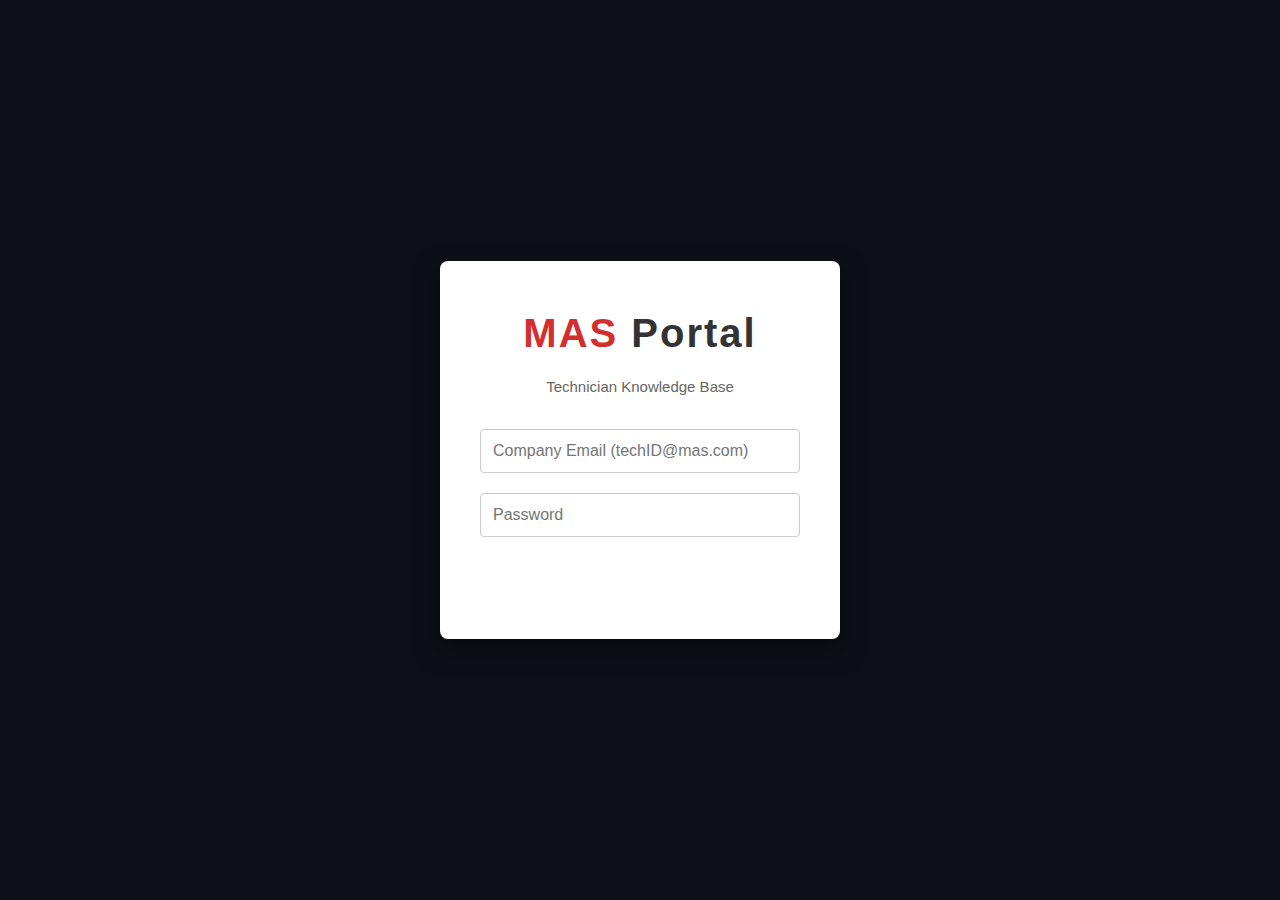
<file: index.html>
<!DOCTYPE html>
<html lang="en">
<head>
    <meta charset="UTF-8">
    <meta name="viewport" content="width=device-width, initial-scale=1.0">
    <title>ADAS One Stop Shop - Dashboard</title>
	<link rel="preconnect" href="https://fonts.googleapis.com">
	<link rel="preconnect" href="https://fonts.gstatic.com" crossorigin>
	<link href="https://fonts.googleapis.com/css2?family=Inter:wght@300;400;500;600;700;800&display=swap" rel="stylesheet">
    <link rel="stylesheet" href="styles.css">
</head>
<body>

    <!-- SIDEBAR NAV -->
    <nav class="sidebar">
        <img src="assets/images/index/mas-logo.png" alt="Mobile Auto Solutions" style="max-width: 225px; padding-top: 15px; padding-left: 15px;">
        <ul class="nav-links">
            <li><a href="index.html" class="active">Dashboard</a></li>
            <li><a href="pages/operations.html">Operations Manual</a></li>
            <li><a href="pages/toolbox.html">Toolbox</a></li>
			<li><a href="pages/oem-library.html">OEM Library</a></li>
            <li><a href="pages/directory.html">Directory</a></li>
        </ul>
    </nav>

    <!-- MAIN CONTENT -->
    <main class="main-content">
        
        <!-- TOP HEADER -->
		<header class="top-bar">
			<h3>Technician Portal</h3>
			<!-- ... search ... -->
		<div class="user-profile">Loading...</div> <!-- Script will fill this -->
		</header>
		<!-- DYNAMIC ALERT BANNER -->
		<div id="dynamicAlert" class="alert-banner"></div>
		<button class="edit-btn" onclick="alert('Admin Feature: Open CMS Modal')">✏️ Edit</button>
		</div>

        <div class="dashboard-grid">
            
            <!-- LEFT COLUMN: APP LAUNCHPAD -->
            <div class="left-col">
                <div class="card">
                    <h2>Quick Launch</h2>
                    <div class="launchpad">
                        <a href="https://gerber.calcopilot.com/login" target="_blank" rel="noopener noreferrer" class="launch-icon"><strong>Mobile CoPilot</strong><br><span style="font-size:0.8em">Billing</span></a>
                        <a href="https://www.cccone.com/19481/workfiles?stage=repairorders&location=all" target="_blank" rel="noopener noreferrer"target="_blank" rel="noopener noreferrer" class="launch-icon"><strong>CCC One</strong><br><span style="font-size:0.8em">Estimates</span></a>
                        <a href="#" class="launch-icon"><strong>ADAS Map</strong><br><span style="font-size:0.8em">Reports</span></a>
                        <a href="#" class="launch-icon"><strong>Asset Library</strong><br><span style="font-size:0.8em">Logins</span></a>
                        <a href="#" class="launch-icon"><strong>Workday</strong><br><span style="font-size:0.8em">Time</span></a>
                        <a href="#" class="launch-icon"><strong>FreshSvc</strong><br><span style="font-size:0.8em">IT Support</span></a>
                    </div>
                </div>

                <div class="card">
                    <h2>Daily Resources</h2>
                    <ul>
                        <li><a href="#">📄 Submit New Invoice</a></li>
                        <li><a href="#">📷 Upload RO Photos (Drive)</a></li>
                        <li><a href="#">🔧 View Tool Slide Decks</a></li>
                    </ul>
                </div>
            </div>

            <!-- RIGHT COLUMN: CHANGELOG & UPDATES -->
            <div class="right-col">
				<div class="card">
					<div style="display:flex; justify-content:space-between; align-items:center;">
						<h2>What's New</h2>
						<!-- Edit Button Only Visible to Admins (handled by auth.js) -->
						<a href="pages/admin.html" class="edit-btn">Manage</a> 
					</div>
    
					<!-- DYNAMIC CONTAINER -->
					<div id="dynamicChangelog">
						<p>Loading updates...</p>
					</div>
				</div>
            </div>
        </div>

    </main>
	 <script src="script.js"></script> <!-- or src="../script.js" if inside /pages/ folder -->
	 <script src="auth.js"></script>
	 <script src="cms.js"></script>
</body>
</body>
</body>
</html>
</file>
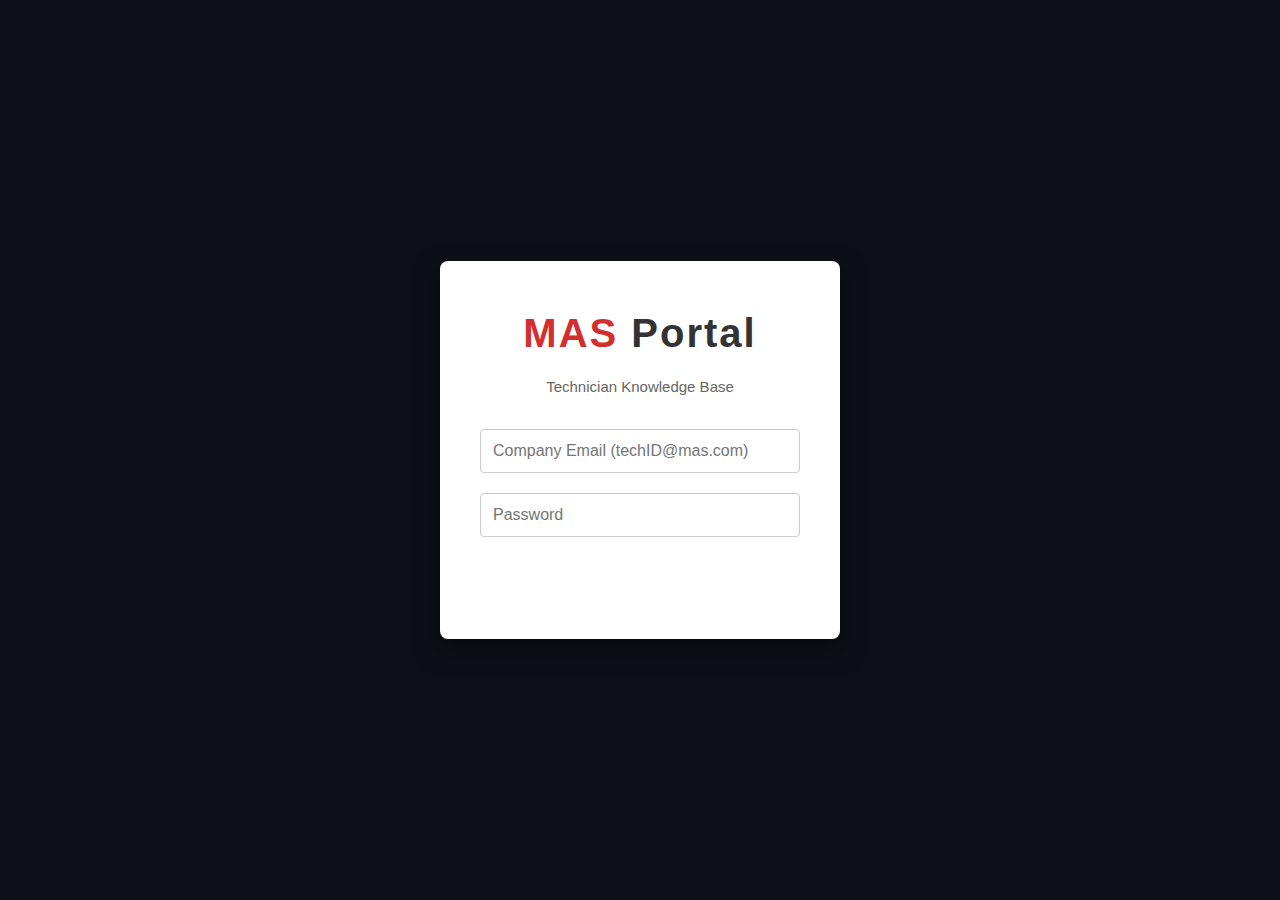
<file: login.html>
<!DOCTYPE html>
<html lang="en">
<head>
    <meta charset="UTF-8">
    <meta name="viewport" content="width=device-width, initial-scale=1.0">
    <title>Login - MAS Portal</title>
    <link rel="stylesheet" href="styles.css">
    <style>
        /* Specific styles for the login page */
        body.login-body {
            background-color: #0d1117; /* Dark tech background */
            display: flex;
            align-items: center;
            justify-content: center;
            height: 100vh;
            margin: 0;
        }
        .login-card {
            background: white;
            padding: 40px;
            border-radius: 8px;
            width: 100%;
            max-width: 400px;
            box-shadow: 0 10px 25px rgba(0,0,0,0.5);
            text-align: center;
        }
        .mas-logo-lg {
            font-size: 2.5rem;
            font-weight: 900;
            letter-spacing: 2px;
            margin-bottom: 10px;
            color: #333;
        }
        .mas-red { color: #d32f2f; }
        .login-input {
            width: 100%;
            padding: 12px;
            margin: 10px 0;
            border: 1px solid #ccc;
            border-radius: 4px;
            font-size: 1rem;
        }
        .login-btn {
            width: 100%;
            padding: 12px;
            background-color: var(--primary-color);
            color: white;
            border: none;
            border-radius: 4px;
            font-size: 1rem;
            font-weight: bold;
            cursor: pointer;
            margin-top: 10px;
        }
        .login-btn:hover { background-color: #004494; }
        .error-msg {
            color: red;
            font-size: 0.9rem;
            display: none;
            margin-bottom: 10px;
        }
        .reset-mode { display: none; }
    </style>
</head>
<body class="login-body">

    <div class="login-card">
        <div class="mas-logo-lg"><span class="mas-red">MAS</span> Portal</div>
        <p style="color:#666; margin-bottom:20px;">Technician Knowledge Base</p>

        <!-- Login Form -->
        <form id="loginForm">
            <div id="errorBox" class="error-msg">Invalid credentials.</div>
            
            <input type="email" id="email" class="login-input" placeholder="Company Email (techID@mas.com)" required>
            <input type="password" id="password" class="login-input" placeholder="Password" required>
            
            <!-- Force Reset Section (Hidden by default) -->
            <div id="resetSection" class="reset-mode">
                <hr style="margin:20px 0;">
                <p style="font-size:0.9rem; color:#d32f2f;"><strong>First Login:</strong> Please set a new password.</p>
                <input type="password" id="newPassword" class="login-input" placeholder="New Password">
                <input type="password" id="confirmPassword" class="login-input" placeholder="Confirm New Password">
            </div>

            <button type="submit" class="login-btn" id="submitBtn">Sign In</button>
        </form>
    </div>

    <script src="auth.js"></script>
</body>
</html>
</file>
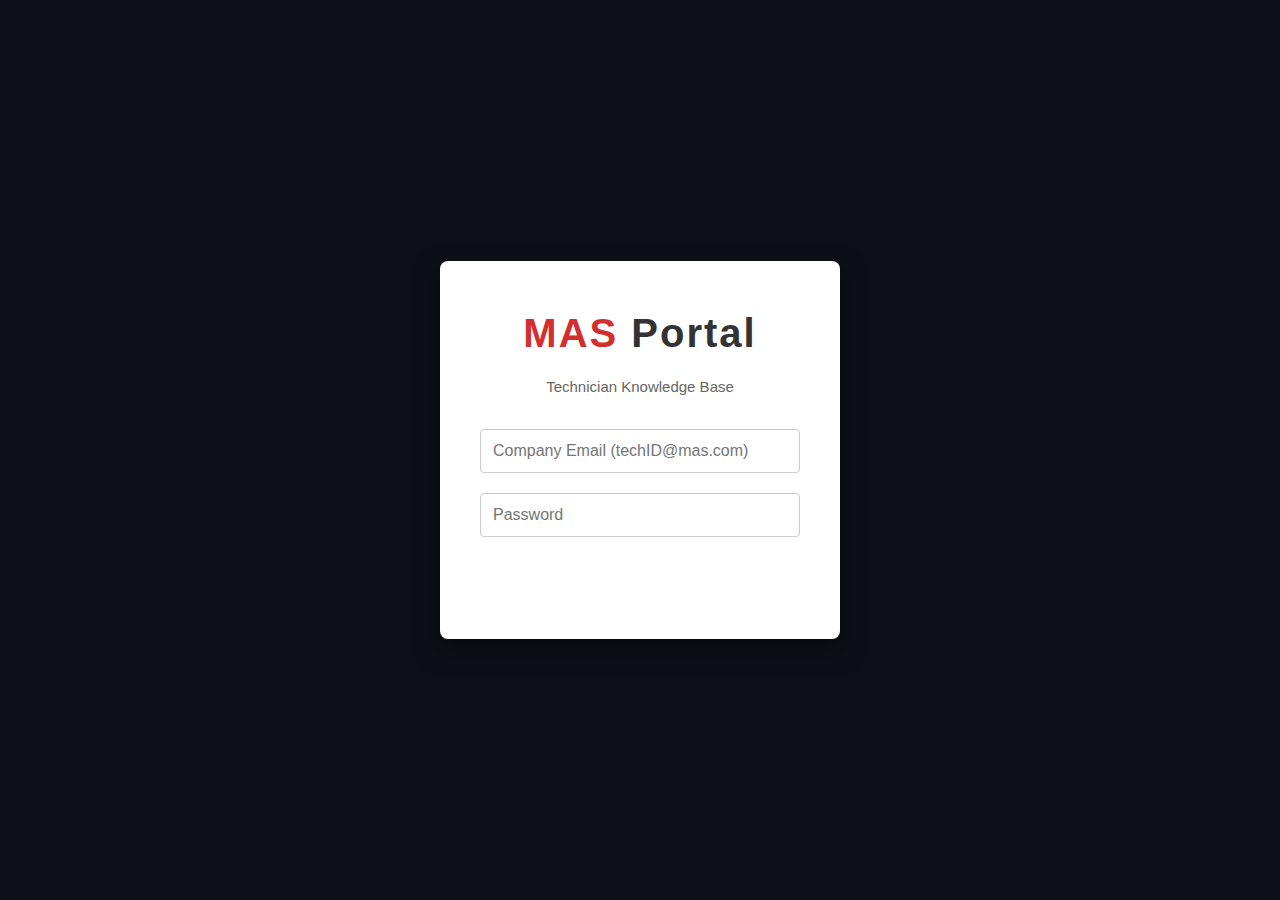
<file: pages/admin.html>
<!DOCTYPE html>
<html lang="en">
<head>
    <meta charset="UTF-8">
    <title>Admin Dashboard - MAS Portal</title>
	<link rel="preconnect" href="https://fonts.googleapis.com">
	<link rel="preconnect" href="https://fonts.gstatic.com" crossorigin>
	<link href="https://fonts.googleapis.com/css2?family=Inter:wght@300;400;500;600;700;800&display=swap" rel="stylesheet">
    <link rel="stylesheet" href="../styles.css">
    <!-- Load Auth First (Protects Page) -->
    <script src="../auth.js"></script>
    <script>
        // Specific Admin Guard
        const user = JSON.parse(localStorage.getItem('mas_user'));
        if (!user || user.role !== 'admin') {
            window.location.href = '../index.html'; // Kick out non-admins
        }
    </script>
    <!-- Load CMS Logic -->
    <script src="../cms.js"></script>
</head>
<body>

    <nav class="sidebar">
        <div class="sidebar-header">
            <span style="color:red; font-weight:900;">MAS</span> Admin
        </div>
        <ul class="nav-links">
            <li><a href="../index.html">← Back to Portal</a></li>
            <li><a href="#" class="active">Content Manager</a></li>
            <li><a href="#">User Management</a></li>
        </ul>
    </nav>

    <main class="main-content">
        <header class="top-bar">
            <h3>Admin Command Center</h3>
            <div class="user-profile">Admin Mode</div>
        </header>

        <div class="dashboard-grid">
            
            <!-- 1. ALERT MANAGER -->
            <div class="card">
                <h2>📢 System Alert Banner</h2>
                <div class="info-box">This banner appears at the top of every page for all technicians.</div>
                
                <form onsubmit="handleAlertSubmit(event)">
                    <label style="display:block; margin:10px 0;"><strong>Message:</strong></label>
                    <textarea id="alertMsg" class="login-input" rows="3" required></textarea>
                    
                    <div style="display:flex; gap:20px; margin:15px 0;">
                        <div>
                            <label><strong>Type:</strong></label>
                            <select id="alertType" class="login-input" style="padding:5px;">
                                <option value="warning">Orange (Warning)</option>
                                <option value="error">Red (Critical)</option>
                                <option value="info">Blue (Info)</option>
                            </select>
                        </div>
                        <div style="display:flex; align-items:center;">
                            <label><strong>Active:</strong></label>
                            <input type="checkbox" id="alertActive" style="width:20px; height:20px; margin-left:10px;">
                        </div>
                    </div>

                    <button type="submit" class="action-btn" style="background:var(--primary-color); color:red; width:100%;">Save Alert Settings</button>
                </form>
            </div>

            <!-- 2. CHANGELOG MANAGER -->
            <div class="card">
                <h2>📝 Update "What's New"</h2>
                
                <form onsubmit="handleChangelogSubmit(event)" style="background:#f9f9f9; padding:15px; border-radius:6px; margin-bottom:20px;">
                    <input type="text" id="clTitle" placeholder="Title (e.g. New Pricing)" class="login-input" required>
                    <input type="text" id="clDesc" placeholder="Description" class="login-input" required>
                    <input type="text" id="clDate" placeholder="Date (e.g. Feb 03)" class="login-input" style="width:150px;" required>
                    <button type="submit" class="action-btn" style="background:#2e7d32; color:white; margin-top:10px;">+ Add Update</button>
                </form>

                <h3>Current History</h3>
                <div id="adminChangelogList" style="max-height:300px; overflow-y:auto;">
                    <!-- JS will populate this -->
                </div>
            </div>

        </div>
    </main>

    <script>
        // PRE-FILL DATA ON LOAD
        document.addEventListener('DOMContentLoaded', () => {
            const data = getCMSData();
            
            // Fill Alert Form
            document.getElementById('alertMsg').value = data.alert.message;
            document.getElementById('alertType').value = data.alert.type;
            document.getElementById('alertActive').checked = data.alert.active;

            // Fill Changelog List
            const list = document.getElementById('adminChangelogList');
            data.changelog.forEach((item, index) => {
                const row = document.createElement('div');
                row.className = 'search-result-item';
                row.innerHTML = `
                    <div style="flex:1;">
                        <strong>${item.date}</strong> - ${item.title}
                    </div>
                    <button onclick="deleteChangelogItem(${index})" style="background:#ffebee; color:red; border:none; padding:5px 10px; cursor:pointer;">Delete</button>
                `;
                list.appendChild(row);
            });
        });

        // HANDLE SUBMITS
        function handleAlertSubmit(e) {
            e.preventDefault();
            const msg = document.getElementById('alertMsg').value;
            const type = document.getElementById('alertType').value;
            const active = document.getElementById('alertActive').checked;
            updateAlert(msg, type, active);
        }

        function handleChangelogSubmit(e) {
            e.preventDefault();
            const title = document.getElementById('clTitle').value;
            const desc = document.getElementById('clDesc').value;
            const date = document.getElementById('clDate').value;
            addChangelogItem(date, title, desc);
        }
    </script>
</body>
</html>
</file>
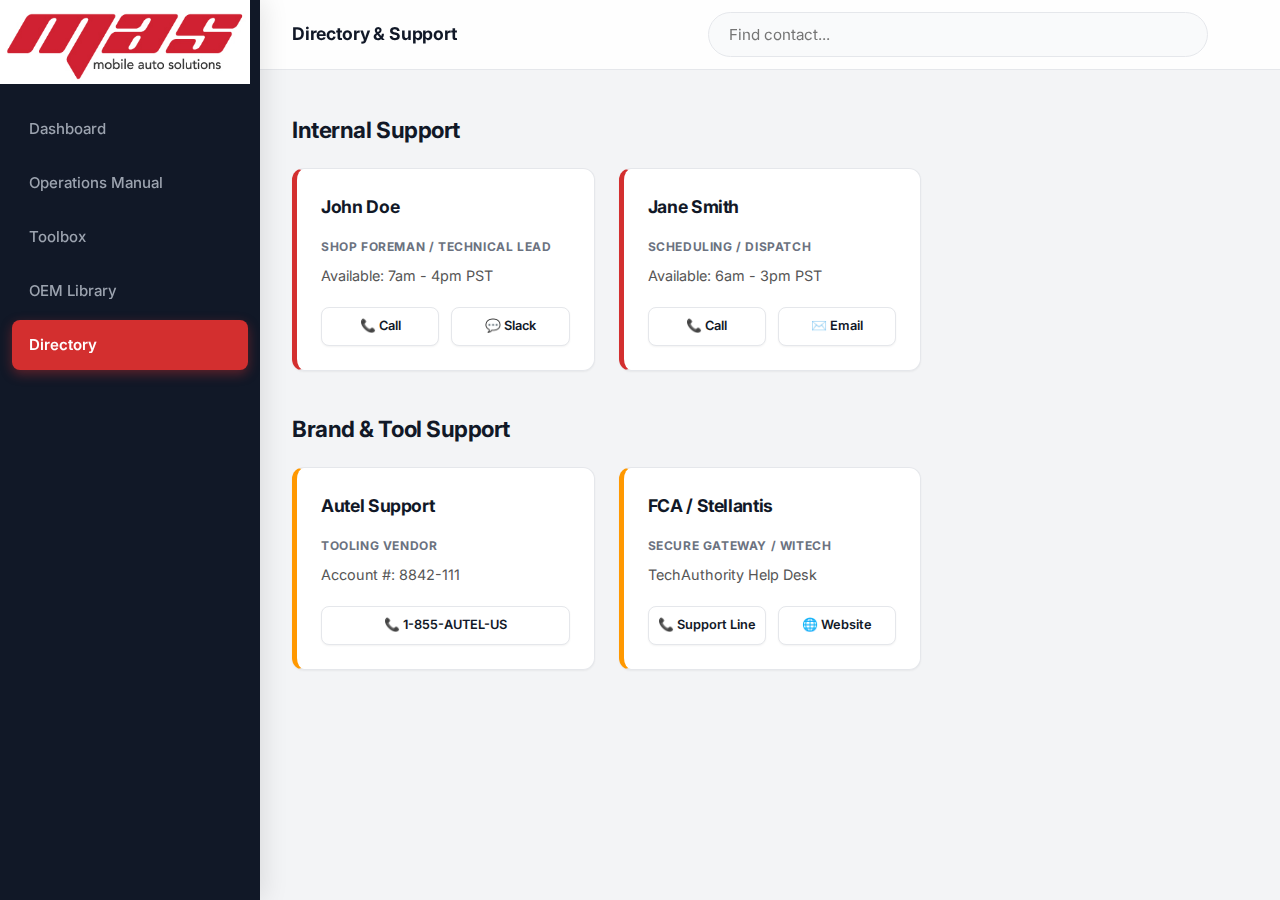
<file: pages/directory.html>
<!DOCTYPE html>
<html lang="en">
<head>
    <meta charset="UTF-8">
    <title>Directory - ADAS OSS</title>
	<link rel="preconnect" href="https://fonts.googleapis.com">
	<link rel="preconnect" href="https://fonts.gstatic.com" crossorigin>
	<link href="https://fonts.googleapis.com/css2?family=Inter:wght@300;400;500;600;700;800&display=swap" rel="stylesheet">
    <link rel="stylesheet" href="../styles.css">
</head>
<body>
    <nav class="sidebar">
        <!-- Sidebar content same as above -->
        <img src="../assets/images/index/mas-logo1.jpg" alt="Connect to the vehicle" style="max-width: 250px;">
        <ul class="nav-links">
            <li><a href="../index.html">Dashboard</a></li>
            <li><a href="operations.html">Operations Manual</a></li>
            <li><a href="toolbox.html">Toolbox</a></li>
            <li><a href="oem-library.html">OEM Library</a></li>
            <li><a href="directory.html" class="active">Directory</a></li>
        </ul>
    </nav>

    <main class="main-content">
        <header class="top-bar">
            <h3>Directory & Support</h3>
            <div class="search-container">
                <input type="text" class="search-input" placeholder="Find contact...">
            </div>
        </header>

        <div class="dashboard-grid" style="display:block;"> <!-- Block display for contact grid -->
            
            <h2 style="margin-bottom:20px; margin-top:10px;">Internal Support</h2>
            <div class="contact-grid">
                
                <!-- Internal Contact 1 -->
                <div class="contact-card">
                    <h3>John Doe</h3>
                    <div class="contact-role">Shop Foreman / Technical Lead</div>
                    <p style="font-size:0.9rem; color:#555;">Available: 7am - 4pm PST</p>
                    <div class="contact-actions">
                        <a href="tel:5551234567" class="action-btn">📞 Call</a>
                        <a href="#" class="action-btn">💬 Slack</a>
                    </div>
                </div>

                <!-- Internal Contact 2 -->
                <div class="contact-card">
                    <h3>Jane Smith</h3>
                    <div class="contact-role">Scheduling / Dispatch</div>
                    <p style="font-size:0.9rem; color:#555;">Available: 6am - 3pm PST</p>
                    <div class="contact-actions">
                        <a href="tel:5559876543" class="action-btn">📞 Call</a>
                        <a href="mailto:jane@company.com" class="action-btn">✉️ Email</a>
                    </div>
                </div>
            </div>

            <h2 style="margin-bottom:20px; margin-top:40px;">Brand & Tool Support</h2>
            <div class="contact-grid">
                
                <!-- Tool Support -->
                <div class="contact-card" style="border-left-color: #ff9800;"> <!-- Different color for external -->
                    <h3>Autel Support</h3>
                    <div class="contact-role">Tooling Vendor</div>
                    <p style="font-size:0.9rem; color:#555;">Account #: 8842-111</p>
                    <div class="contact-actions">
                        <a href="tel:18552883587" class="action-btn">📞 1-855-AUTEL-US</a>
                    </div>
                </div>

                <!-- Brand Support -->
                <div class="contact-card" style="border-left-color: #ff9800;">
                    <h3>FCA / Stellantis</h3>
                    <div class="contact-role">Secure Gateway / wiTech</div>
                    <p style="font-size:0.9rem; color:#555;">TechAuthority Help Desk</p>
                    <div class="contact-actions">
                        <a href="tel:18001234567" class="action-btn">📞 Support Line</a>
                        <a href="#" class="action-btn">🌐 Website</a>
                    </div>
                </div>

            </div>
        </div>
    </main>
	<script src="../script.js"></script> <!-- or src="../script.js" if inside /pages/ folder -->
</body>
</html>
</file>
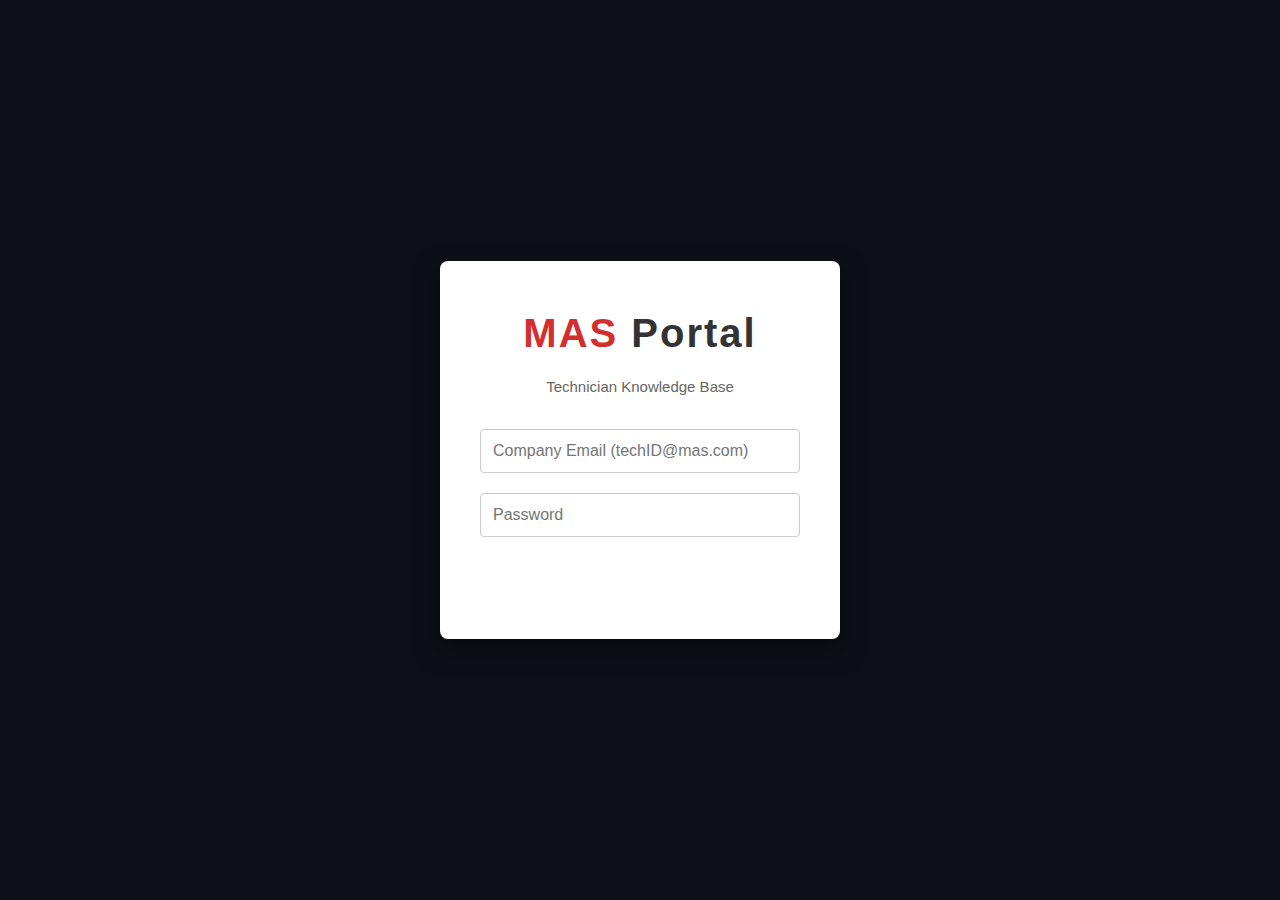
<file: pages/oem-detail.html>
<!DOCTYPE html>
<html lang="en">
<head>
    <meta charset="UTF-8">
    <title>OEM Detail - MAS Portal</title>
	<link rel="preconnect" href="https://fonts.googleapis.com">
	<link rel="preconnect" href="https://fonts.gstatic.com" crossorigin>
	<link href="https://fonts.googleapis.com/css2?family=Inter:wght@300;400;500;600;700;800&display=swap" rel="stylesheet">
    <link rel="stylesheet" href="../styles.css">
    <!-- Load Data and Logic -->
    <script src="../oem-data.js"></script> 
    <script src="../auth.js"></script>
</head>
<body>

    <nav class="sidebar">
			<img src="../assets/images/index/mas-logo.png" alt="Mobile Auto Solutions" style="max-width: 225px; padding-top: 15px; padding-left: 15px;">

        <ul class="nav-links">
            <li><a href="../index.html">Dashboard</a></li>
            <li><a href="operations.html">Operations Manual</a></li>
            <li><a href="toolbox.html">Toolbox</a></li>
            <li><a href="oem-library.html" class="active">OEM Library</a></li>
            <li><a href="directory.html">Directory</a></li>
        </ul>
    </nav>

    <main class="main-content">
        <header class="top-bar">
            <!-- Dynamic Breadcrumb -->
            <h3><a href="oem-library.html" style="text-decoration:none; color:#777;">OEM Library</a> > <span id="headerBrandName">Loading...</span></h3>
        </header>

        <div class="dashboard-grid" style="display:block;">
            
            <div class="card">
                <!-- TABS -->
                <div class="tabs">
                    <button class="tab-btn active" onclick="openTab('job-aids')">Job Aids & SI</button>
                    <button class="tab-btn" onclick="openTab('terminology')">Terminology</button>
                    <button class="tab-btn" onclick="openTab('scantool')">Scan Tool & VCI</button>
                    <button class="tab-btn" onclick="openTab('calibration')">Calibration Setup</button>
                    <button class="tab-btn" onclick="openTab('security')">Immobilizer/Security</button>
                </div>

                <!-- TAB 1: JOB AIDS -->
                <div id="job-aids" class="tab-content active">
                    <h2>Job Aids & Position Statements</h2>
                    <br>
                    <div class="info-box">
                        <strong>Service Information Access:</strong><br>
                        <a id="siLink" href="#" target="_blank">Launch SI Website</a><br>
                        <em id="siNote"></em>
                        <br><br>
                        <a id="docLink" href="#" target="_blank" class="action-btn" style="display:none; background-color:#003399; color:white; padding:8px 15px; border-radius:5px; text-decoration:none;">View Job Aid PDF</a>
                    </div>
                    <h3>OE SI Search Queries (Copy & Paste)</h3>
                    <div id="searchContainer"></div>
                </div>

                <!-- TAB 2: TERMINOLOGY -->
                <div id="terminology" class="tab-content">
                    <h2>Brand Specific Terminology</h2>
                    <dl class="term-list" id="termList"></dl>
                </div>

                <!-- TAB 3: SCAN TOOL -->
                <div id="scantool" class="tab-content">
                    <h2>Scan Tool & VCI Usage</h2>
                    <div class="dashboard-grid" style="padding:0; grid-template-columns: 1fr 1fr; gap:20px;">
                        <div>
                            <h3>Hardware Setup</h3>
                            <ul id="hardwareList" style="line-height:1.6;"></ul>
                        </div>
                        <div>
                            <h3>Software: <span id="softName"></span></h3>
                            <div class="warning-box" id="softWarning"></div>
                            <p id="softUpdate"></p>
                        </div>
                    </div>
                    <hr style="margin:20px 0;">
                    <div id="exceptionBox" style="display:none;">
                        <h3>Exceptions</h3>
                        <p><strong id="exceptModel"></strong>: <span id="exceptNote"></span></p>
                    </div>
                    <h3>Scanning Workflow</h3>
                    <div class="timeline" id="scanWorkflow"></div>
                </div>

                <!-- TAB 4: CALIBRATION -->
                <div id="calibration" class="tab-content">
                    <h2>Calibration Setup</h2>
                    <div id="calcButtons" style="display:flex; gap:15px; margin-bottom:20px;"></div>
                    <p id="calNotes"></p>
                    <div class="dashboard-grid" id="calImages" style="padding:0; gap:10px; grid-template-columns: repeat(auto-fit, minmax(200px, 1fr));"></div>
                </div>

                <!-- TAB 5: SECURITY -->
                <div id="security" class="tab-content">
                    <h2>Immobilizer & Security</h2>
                    <div class="warning-box" id="secInfo"></div>
                    <h3>Requirements</h3>
                    <ul class="timeline" id="secReqs"></ul>
                    <p id="secNotes" style="margin-top:20px;"></p>
                </div>

            </div>
        </div>
    </main>

    <script>
        // 1. GET BRAND FROM URL
        const urlParams = new URLSearchParams(window.location.search);
        const brandKey = urlParams.get('brand'); // e.g. "toyota"

        // 2. LOAD CONTENT
        document.addEventListener('DOMContentLoaded', () => {
            const data = oemLibrary[brandKey];
            
            if (!data) {
                document.querySelector('.main-content').innerHTML = "<h1>Brand Not Found</h1><p>Please check the URL or oem-data.js</p>";
                return;
            }

            // Fill Header
            document.getElementById('headerBrandName').innerText = data.brandName;

            // -- TAB 1: JOB AIDS --
            document.getElementById('siLink').href = data.jobAids.siLink;
            document.getElementById('siLink').innerText = data.jobAids.siLink;
            document.getElementById('siNote').innerText = data.jobAids.siNote;

            // Optional Document Link (Job Aid)
            if (data.jobAids.docLink) {
                const docBtn = document.getElementById('docLink');
                docBtn.href = data.jobAids.docLink;
                docBtn.innerText = data.jobAids.docName || "View Job Aid";
                docBtn.style.display = "inline-block";
            }
            
            const searchCont = document.getElementById('searchContainer');
            data.jobAids.searchTerms.forEach(item => {
                searchCont.innerHTML += `
                    <p><strong>${item.title}:</strong> ${item.note}</p>
                    <div class="copy-box" onclick="navigator.clipboard.writeText(this.innerText)">${item.copy}</div>
                    <hr style="margin:10px 0; border:0; border-top:1px solid #eee;">
                `;
            });

            // -- TAB 2: TERMINOLOGY --
            const termList = document.getElementById('termList');
            if (data.terminology) {
                data.terminology.forEach(t => {
                    termList.innerHTML += `<dt>${t.term}</dt><dd>${t.def}</dd>`;
                });
            }

            // -- TAB 3: SCAN TOOL --
            const hwList = document.getElementById('hardwareList');
            data.scanTool.hardware.forEach(h => hwList.innerHTML += `<li>${h}</li>`);
            
            document.getElementById('softName').innerText = data.scanTool.software.name;
            document.getElementById('softWarning').innerText = data.scanTool.software.warning;
            document.getElementById('softUpdate').innerText = "Update: " + data.scanTool.software.update;

            if (data.scanTool.exceptions) {
                document.getElementById('exceptionBox').style.display = 'block';
                document.getElementById('exceptModel').innerText = data.scanTool.exceptions.model;
                document.getElementById('exceptNote').innerText = data.scanTool.exceptions.note;
            }

            const wfDiv = document.getElementById('scanWorkflow');
            
            // Check for new 'sections' structure (Ford)
            if (data.scanTool.sections) {
                data.scanTool.sections.forEach(section => {
                    let sectionHtml = `<h3 style="margin-top: 20px; border-bottom: 2px solid #ddd; padding-bottom: 5px;">${section.title}</h3>`;
                    
                    section.steps.forEach(step => {
                        sectionHtml += `<div class="timeline-item"><p>${step.text}</p>`;
                        
                        if (step.images && step.images.length > 0) {
                            sectionHtml += `<div style="display: flex; flex-wrap: wrap; gap: 10px; margin-top: 10px;">`;
                            step.images.forEach(img => {
                                // Handle full URL vs filename
                                const imgSrc = img.includes('http') ? img : `../assets/images/${brandKey}/${img}`;
                                sectionHtml += `
                                    <div style="text-align: center;">
                                        <img src="${imgSrc}" style="max-width: 200px; max-height: 150px; border: 1px solid #ccc; border-radius: 4px; cursor: pointer;" onclick="window.open(this.src, '_blank')">
                                    </div>`;
                            });
                            sectionHtml += `</div>`;
                        }
                        
                        sectionHtml += `</div>`;
                    });
                    
                    wfDiv.innerHTML += sectionHtml;
                });
            }
            // Fallback to old 'workflow' structure (Toyota/Honda)
            else if (data.scanTool.workflow) {
                data.scanTool.workflow.forEach(step => {
                    wfDiv.innerHTML += `<div class="timeline-item">${step}</div>`;
                });
            }

            // -- TAB 4: CALIBRATION --
            const btnDiv = document.getElementById('calcButtons');
            if (data.calibration.calculators) {
                data.calibration.calculators.forEach(c => {
                    btnDiv.innerHTML += `<a href="${c.url}" class="action-btn">📐 ${c.name}</a>`;
                });
            }
            document.getElementById('calNotes').innerText = data.calibration.setupNotes;
            
            const imgGrid = document.getElementById('calImages');
            if (data.calibration.images) {
                data.calibration.images.forEach(img => {
                    // Check if using placeholder or real image
                    const imgSrc = img.src.includes('http') ? img.src : `../assets/images/${brandKey}/${img.src}`;
                    imgGrid.innerHTML += `
                        <div style="text-align:center;">
                            <img src="${imgSrc}" alt="${img.caption}" style="max-width:100%; height:auto; border:1px solid #ccc; border-radius:4px; box-shadow:0 2px 4px rgba(0,0,0,0.1);">
                            <br>
                            <small>${img.caption}</small>
                        </div>
                    `;
                });
            }

            // -- TAB 5: SECURITY --
            if (data.security) {
                document.getElementById('secInfo').innerText = data.security.info;
                document.getElementById('secNotes').innerText = data.security.notes;
                const secList = document.getElementById('secReqs');
                data.security.requirements.forEach(r => secList.innerHTML += `<li class="timeline-item">${r}</li>`);
            }
        });

        // Tab Logic
        function openTab(tabName) {
            var i, x, tablinks;
            x = document.getElementsByClassName("tab-content");
            for (i = 0; i < x.length; i++) { x[i].style.display = "none"; }
            tablinks = document.getElementsByClassName("tab-btn");
            for (i = 0; i < tablinks.length; i++) { tablinks[i].className = tablinks[i].className.replace(" active", ""); }
            document.getElementById(tabName).style.display = "block";
            event.currentTarget.className += " active";
        }
    </script>
</body>
</html>
</file>
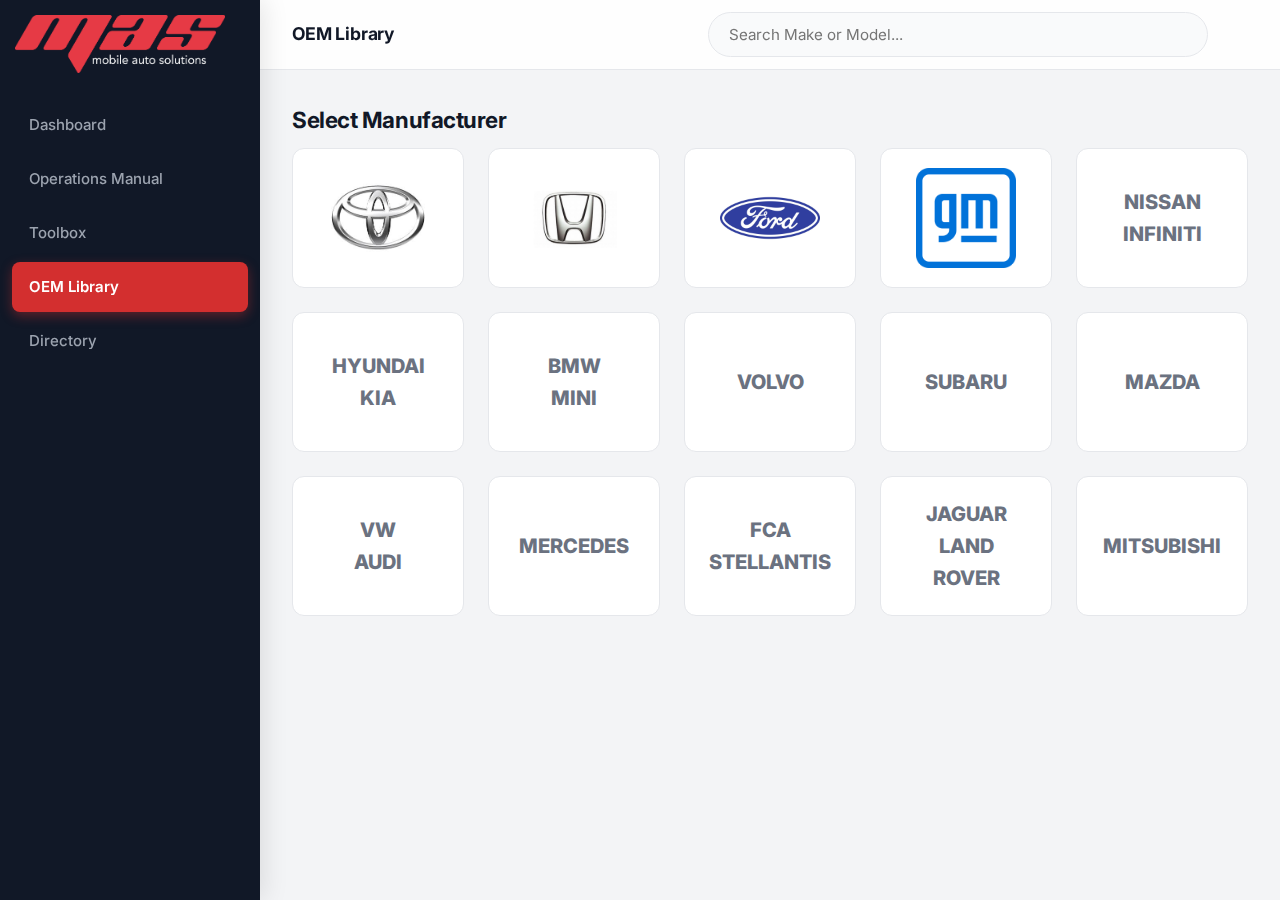
<file: pages/oem-library.html>
<!DOCTYPE html>
<html lang="en">
<head>
    <meta charset="UTF-8">
    <title>OEM Library - ADAS OSS</title>
	<link rel="preconnect" href="https://fonts.googleapis.com">
	<link rel="preconnect" href="https://fonts.gstatic.com" crossorigin>
	<link href="https://fonts.googleapis.com/css2?family=Inter:wght@300;400;500;600;700;800&display=swap" rel="stylesheet">
    <link rel="stylesheet" href="../styles.css">
</head>
<body>
    <nav class="sidebar">
        <a href="../index.html">
			<img src="../assets/images/index/mas-logo.png" alt="Mobile Auto Solutions" style="max-width: 225px; padding-top: 15px; padding-left: 15px;">
		</a>
        <ul class="nav-links">
            <li><a href="../index.html">Dashboard</a></li>
            <li><a href="operations.html">Operations Manual</a></li>
            <li><a href="toolbox.html">Toolbox</a></li>
            <li><a href="oem-library.html" class="active">OEM Library</a></li>
            <li><a href="directory.html">Directory</a></li>
        </ul>
    </nav>

    <main class="main-content">
        <header class="top-bar">
            <h3>OEM Library</h3>
            <div class="search-container">
                <input type="text" class="search-input" placeholder="Search Make or Model...">
            </div>
        </header>

        <div class="dashboard-grid" style="display:block;">
            <h2>Select Manufacturer</h2>
            <div class="brand-grid">
                <!-- In production, replace text with <img> tags -->
                <a href="oem-detail.html?brand=toyota" class="brand-card">
                    <img src="../assets/images/oem-icons/icon-toyota.jpg" alt="Toyota/Lexus" style="max-width: 100px;">
                </a>
               <a href="oem-detail.html?brand=honda" class="brand-card">
                    <img src="../assets/images/oem-icons/icon-honda.jpg" alt="Honda/Acura" style="max-width: 100px;">
                </a>
                <a href="oem-detail.html?brand=ford" class="brand-card">
                    <img src="../assets/images/oem-icons/icon-ford.jpg" alt="Ford / Lincoln" style="max-width: 100px;">
                </a>
                <a href="oem-detail.html?brand=gm" class="brand-card">
                    <img src="../assets/images/oem-icons/icon-gm.png" alt="GM / Chevy" style="max-width: 100px;">
                </a>
                <a href="#" class="brand-card">
                    <div class="brand-logo-placeholder">NISSAN <br> INFINITI</div>
                </a>
                <a href="#" class="brand-card">
                    <div class="brand-logo-placeholder">HYUNDAI <br> KIA</div>
                </a>
                <a href="#" class="brand-card">
                    <div class="brand-logo-placeholder">BMW <br> MINI</div>
                </a>
                <a href="#" class="brand-card">
                    <div class="brand-logo-placeholder">VOLVO</div>
                </a>
                <a href="#" class="brand-card">
                    <div class="brand-logo-placeholder">SUBARU</div>
                </a>
                <a href="#" class="brand-card">
                    <div class="brand-logo-placeholder">MAZDA</div>
                </a>
                <a href="#" class="brand-card">
                    <div class="brand-logo-placeholder">VW <br> AUDI</div>
                </a>
                <a href="#" class="brand-card">
                    <div class="brand-logo-placeholder">MERCEDES</div>
                </a>
                <a href="#" class="brand-card">
                    <div class="brand-logo-placeholder">FCA <br> STELLANTIS</div>
                </a>
                <a href="#" class="brand-card">
                    <div class="brand-logo-placeholder">JAGUAR <br> LAND ROVER</div>
                </a>
                 <a href="#" class="brand-card">
                    <div class="brand-logo-placeholder">MITSUBISHI</div>
                </a>
            </div>
        </div>
    </main>
	<script src="../script.js"></script> <!-- or src="../script.js" if inside /pages/ folder -->
</body>
</html>
</file>
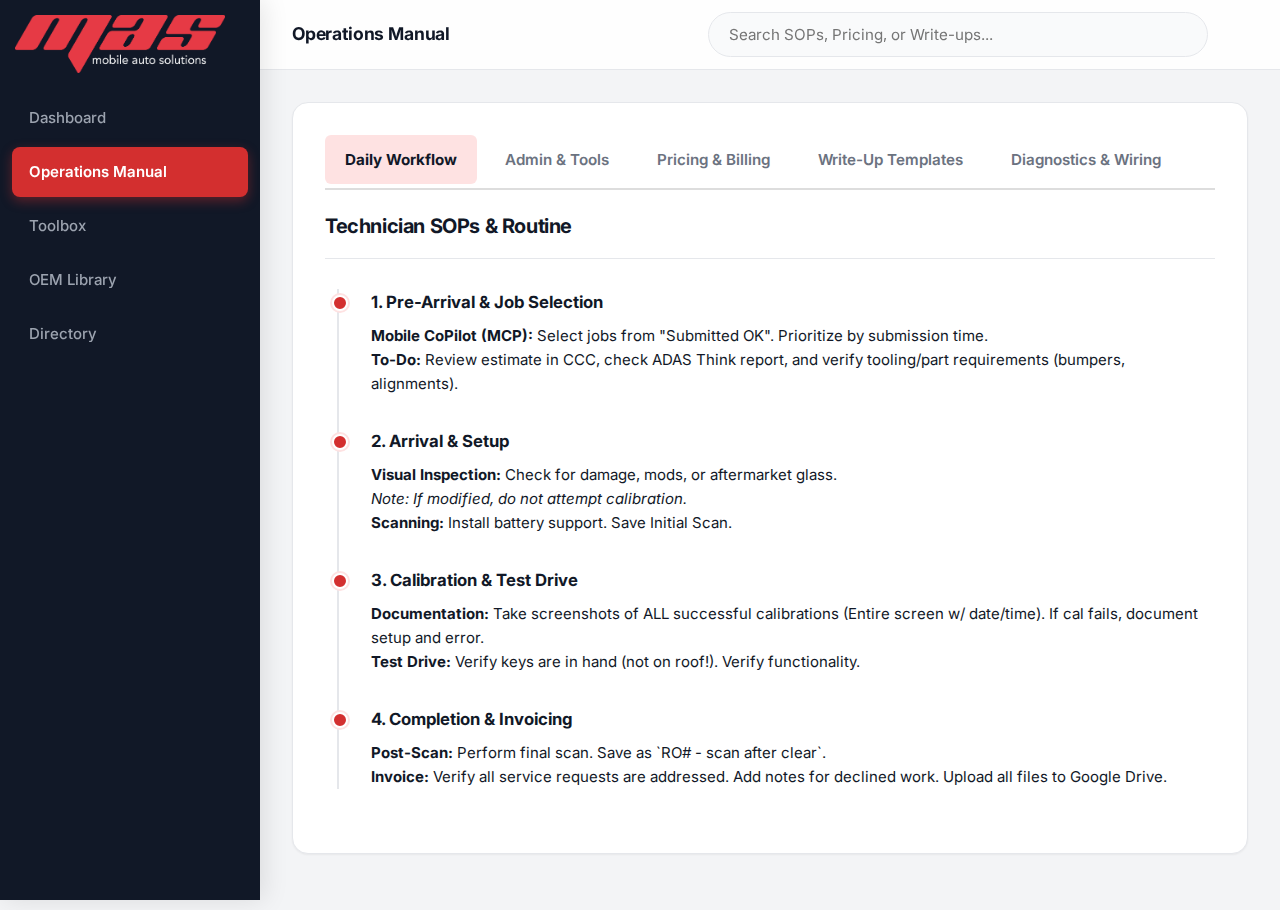
<file: pages/operations.html>
<!DOCTYPE html>
<html lang="en">
<head>
    <meta charset="UTF-8">
    <title>Operations Manual - MAS</title>
	<link rel="preconnect" href="https://fonts.googleapis.com">
	<link rel="preconnect" href="https://fonts.gstatic.com" crossorigin>
	<link href="https://fonts.googleapis.com/css2?family=Inter:wght@300;400;500;600;700;800&display=swap" rel="stylesheet">
    <link rel="stylesheet" href="../styles.css">
    <script src="../script.js" defer></script>
    <style>
        /* Local Tab overrides */
        .tabs { display: flex; border-bottom: 2px solid #ddd; margin-bottom: 20px; overflow-x: auto; }
        .tab-btn { padding: 15px 20px; background: none; border: none; font-size: 0.95rem; cursor: pointer; white-space: nowrap; }
        .tab-btn.active { border-bottom-color: var(--primary-color); font-weight: bold; color: var(--primary-color); }
        .tab-content { display: none; animation: fadeIn 0.3s; }
        .tab-content.active { display: block; }
        @keyframes fadeIn { from { opacity: 0; } to { opacity: 1; } }
    </style>
</head>
<body>

    <nav class="sidebar">
        <img src="../assets/images/index/mas-logo.png" alt="Mobile Auto Solutions" style="max-width: 225px; padding-top: 15px; padding-left: 15px;">
        <ul class="nav-links">
            <li><a href="../index.html">Dashboard</a></li>
            <li><a href="operations.html" class="active">Operations Manual</a></li>
            <li><a href="toolbox.html">Toolbox</a></li>
            <li><a href="oem-library.html">OEM Library</a></li>
            <li><a href="directory.html">Directory</a></li>
        </ul>
    </nav>

    <main class="main-content">
        <header class="top-bar">
            <h3>Operations Manual</h3>
            <div class="search-container">
                <input type="text" class="search-input" placeholder="Search SOPs, Pricing, or Write-ups...">
            </div>
        </header>

        <div class="dashboard-grid" style="display:block;">
            
            <div class="card">
                <div class="tabs">
                    <button class="tab-btn active" onclick="openTab('workflow')">Daily Workflow</button>
                    <button class="tab-btn" onclick="openTab('admin')">Admin & Tools</button>
                    <button class="tab-btn" onclick="openTab('pricing')">Pricing & Billing</button>
                    <button class="tab-btn" onclick="openTab('writeups')">Write-Up Templates</button>
                    <button class="tab-btn" onclick="openTab('diag')">Diagnostics & Wiring</button>
                </div>

                <!-- TAB 1: DAILY WORKFLOW -->
                <div id="workflow" class="tab-content active">
                    <h2>Technician SOPs & Routine</h2>
                    
                    <div class="timeline" style="margin-top:30px;">
                        <!-- Step 1 -->
                        <div class="timeline-item">
                            <div class="timeline-title">1. Pre-Arrival & Job Selection</div>
                            <p><strong>Mobile CoPilot (MCP):</strong> Select jobs from "Submitted OK". Prioritize by submission time.</p>
                            <p><strong>To-Do:</strong> Review estimate in CCC, check ADAS Think report, and verify tooling/part requirements (bumpers, alignments).</p>
                        </div>
                        
                        <!-- Step 2 -->
                        <div class="timeline-item">
                            <div class="timeline-title">2. Arrival & Setup</div>
                            <p><strong>Visual Inspection:</strong> Check for damage, mods, or aftermarket glass. <br><em>Note: If modified, do not attempt calibration.</em></p>
                            <p><strong>Scanning:</strong> Install battery support. Save Initial Scan.</p>
                        </div>

                        <!-- Step 3 -->
                        <div class="timeline-item">
                            <div class="timeline-title">3. Calibration & Test Drive</div>
                            <p><strong>Documentation:</strong> Take screenshots of ALL successful calibrations (Entire screen w/ date/time). If cal fails, document setup and error.</p>
                            <p><strong>Test Drive:</strong> Verify keys are in hand (not on roof!). Verify functionality.</p>
                        </div>

                        <!-- Step 4 -->
                        <div class="timeline-item">
                            <div class="timeline-title">4. Completion & Invoicing</div>
                            <p><strong>Post-Scan:</strong> Perform final scan. Save as `RO# - scan after clear`.</p>
                            <p><strong>Invoice:</strong> Verify all service requests are addressed. Add notes for declined work. Upload all files to Google Drive.</p>
                        </div>
                    </div>
                </div>

                <!-- TAB 2: ADMIN & TOOLS -->
                <div id="admin" class="tab-content">
                    <h2>Important Links & Resources</h2>
                    
                    <div class="dashboard-grid" style="padding:0; grid-template-columns: repeat(auto-fill, minmax(200px, 1fr)); gap:15px; margin-bottom:30px;">
                        <a href="#" class="action-btn">🗺️ <strong>ADAS Map</strong> (Scrubbing)</a>
                        <a href="#" class="action-btn">💲 <strong>Mobile CoPilot</strong> (Billing)</a>
                        <a href="#" class="action-btn">🚗 <strong>CCC One Mobile</strong></a>
                        <a href="#" class="action-btn">🔧 <strong>Collabtic</strong> (Fixes)</a>
                        <a href="#" class="action-btn">📅 <strong>Google Calendar</strong> (PTO)</a>
                        <a href="#" class="action-btn">🔐 <strong>Bitwarden</strong> (Passwords)</a>
                    </div>

                    <div class="info-box">
                        <strong>Gerber WiFi Credentials:</strong><br>
                        Network: <code>TBG</code> | Pass: <code>Tbg2013w1f1!</code><br>
                        Network: <code>TBG Shop</code> | Pass: <code>TBG2017!@!</code>
                    </div>

                    <h3>Training & Education</h3>
                    <ul style="line-height:1.8;">
                        <li><a href="#">ODIS AMA (VW/Audi)</a></li>
                        <li><a href="#">ISTA AMA (BMW/Mini)</a></li>
                        <li><a href="#">Xentry AMA (Mercedes)</a></li>
                        <li><a href="#">ASE Recorded Webinars (Full List)</a></li>
                        <li><a href="#">EV Training - High Voltage Safety</a></li>
                    </ul>

                    <h3 style="margin-top:20px;">Receipts & Expenses</h3>
                    <p>Upload all receipts to Google Drive immediately.</p>
                    <p><strong>Naming Convention:</strong> <code>YYYY-MM-DD_Vendor_Amount</code></p>
                </div>

                <!-- TAB 3: PRICING & BILLING -->
                <div id="pricing" class="tab-content">
                    <h2>Pricing Guidelines</h2>

                    <!-- Base vs Premium -->
                    <div class="brand-list-container">
                        <div class="brand-column">
                            <h4>Base Rate ($195)</h4>
                            <ul>
                                <li>Chevy / GM / Buick</li>
                                <li>Ford / Mercury</li>
                                <li>Honda / Acura (Check Model)</li>
                                <li>Hyundai / Kia</li>
                                <li>Nissan / Infiniti</li>
                                <li>Toyota / Scion</li>
                                <li>VW / Subaru / Mazda</li>
                            </ul>
                        </div>
                        <div class="brand-column">
                            <h4 style="border-color:#d32f2f;">Premium Rate ($225)</h4>
                            <ul>
                                <li>Audi / BMW / Mini</li>
                                <li>Mercedes / Smart</li>
                                <li>Volvo / Jaguar / LR</li>
                                <li>Lexus / Genesis</li>
                                <li>Cadillac / Lincoln</li>
                                <li>Alfa Romeo / Rolls Royce</li>
                            </ul>
                        </div>
                    </div>

                    <h3 style="margin-top:30px;">Insurance Specific Guidelines</h3>
                    <p><em>Click to expand rules for each carrier.</em></p>

                    <details>
                        <summary>GEICO</summary>
                        <div class="details-content">
                            <p><strong>Limit:</strong> Can only bill THREE line items (L1, L2, L3). Anything after 3 is free.</p>
                            <ul>
                                <li><strong>Hyundai/Kia BSM:</strong> Bill L2 Dynamic ONLY. Do not bill angle verify.</li>
                                <li><strong>Honda BSM:</strong> Static = L3. Dynamic = L2. No angle verify billing.</li>
                                <li><strong>Subaru Eyesight:</strong> Bill Static (L3) and Dynamic (L2) separately.</li>
                            </ul>
                        </div>
                    </details>

                    <details>
                        <summary>State Farm</summary>
                        <div class="details-content">
                            <p><strong>Stacking:</strong> Allowed across all levels.</p>
                            <ul>
                                <li><strong>Hyundai/Kia BSM:</strong> Bill L2 Dynamic ONLY.</li>
                                <li><strong>Honda BSM:</strong> Bill L2 or L3 depending on method. No angle verify billing.</li>
                                <li><strong>360 Cameras:</strong> Bill 1 line item regardless of 1 or 4 cameras calibrated.</li>
                            </ul>
                        </div>
                    </details>

                    <details>
                        <summary>Allstate</summary>
                        <div class="details-content">
                            <ul>
                                <li><strong>Hyundai/Kia BSM:</strong> Bill 2 lines (Angle Verify + L2 Dynamic) IF measuring angles.</li>
                                <li><strong>360 Cameras:</strong> Bill 1 line item fixed price.</li>
                            </ul>
                        </div>
                    </details>
                    
                    <details>
                        <summary>Client vs Retail Rates</summary>
                        <div class="details-content">
                            <table class="data-table">
                                <tr><th>Level</th><th>Client</th><th>Retail</th></tr>
                                <tr><td>Level 1</td><td>$225</td><td>$250</td></tr>
                                <tr><td>Level 2</td><td>$250</td><td>$325</td></tr>
                                <tr><td>Level 3a</td><td>$425</td><td>$450</td></tr>
                                <tr><td>Level 3b</td><td>$475</td><td>$575</td></tr>
                            </table>
                        </div>
                    </details>
                </div>

                <!-- TAB 4: WRITE-UP TEMPLATES -->
                <div id="writeups" class="tab-content">
                    <h2>Write-Up Templates</h2>
                    <p style="font-size:0.9rem; color:#666;">Click any gray box to copy the text to clipboard.</p>

                    <h3>General & Calibrations</h3>
                    
                    <p><strong>Calibration Not Required (Not Equipped):</strong></p>
                    <div class="copy-block" onclick="navigator.clipboard.writeText(this.innerText)">Customer requests (XYZ) calibration. Scan vehicle using (OE scanner) and supplied the customer with a copy of the results in PDF format. Inspected systems and found the vehicle is not equipped with (XYZ). No further action necessary at this time.</div>

                    <p><strong>Aftermarket Windshield Note:</strong></p>
                    <div class="copy-block" onclick="navigator.clipboard.writeText(this.innerText)">NOTE: Vehicle is equipped with an aftermarket windshield. Although calibration of the (System Name) has been successfully completed, the aftermarket windshield may affect performance in the future.</div>

                    <p><strong>Failed Operation (Generic):</strong></p>
                    <div class="copy-block" onclick="navigator.clipboard.writeText(this.innerText)">Customer requests operation inspection of the (Component). Referenced OEM service info. Measure and setup OEM target. Perform operation inspection, unsuccessful. Readings: (Enter Data). Adjustments required.</div>

                    <hr>

                    <h3>Diagnostics</h3>
                    
                    <p><strong>Intermittent Fault (Not Active):</strong></p>
                    <div class="copy-block" onclick="navigator.clipboard.writeText(this.innerText)">Customer states (CONCERN). Scan vehicle using (OE TOOL). Attempt to duplicate concern, unsuccessfully. Fault appears to be intermittent and not currently active. Advise customer fault must be active for further testing.</div>

                    <p><strong>System Reset / Fault Clear:</strong></p>
                    <div class="copy-block" onclick="navigator.clipboard.writeText(this.innerText)">Customer states (MIL Illuminated). Confirmed complaint. Performed vehicle scan. Necessary to erase fault memory, reset control module, and retest systems. Warning is no longer displayed.</div>

                    <hr>
                    
                    <h3>Wiring</h3>
                    <p><strong>Repaired Damaged Wiring:</strong></p>
                    <div class="copy-block" onclick="navigator.clipboard.writeText(this.innerText)">Repaired damaged wiring near (LOCATION) of vehicle, per customer request.</div>
                </div>

                <!-- TAB 5: DIAGNOSTICS & WIRING -->
                <div id="diag" class="tab-content">
                    <h2>Diagnostics Best Practices</h2>
                    <div class="info-box">
                        <strong>One Hour Rule:</strong> Give yourself 45 mins to 1 hour. If no direction, reach out to #tech-help in Slack.
                    </div>

                    <ul class="timeline">
                        <li class="timeline-item"><strong>1. Verify Complaint:</strong> Understand the issue. Check collision context (e.g., left impact = check left headlight wiring).</li>
                        <li class="timeline-item"><strong>2. Full Scan:</strong> Use OE data to understand code criteria. Check TSBs.</li>
                        <li class="timeline-item"><strong>3. K.I.S.S. Testing:</strong> Visual inspection first. Then Multimeter. Avoid Power Probes on computer circuits.</li>
                        <li class="timeline-item"><strong>4. Documentation:</strong> Invoicing must include Complaint, Cause, and Correction (3 C's).</li>
                    </ul>

                    <hr style="margin:30px 0;">

                    <h2>Wiring Repairs</h2>
                    <p><strong>Billing Rule:</strong> Minimum 1 Hour Labor (Base or Premium). Separate line items for parts.</p>
                    
                    <div class="dashboard-grid" style="padding:0; grid-template-columns: 1fr 1fr; gap:20px;">
                        <div>
                            <h4>Sourcing Parts</h4>
                            <ul>
                                <li><strong>Van Stock:</strong> Check MAS Wiring Sheet.</li>
                                <li><strong>HQ Stock:</strong> Request via #wiring in Slack.</li>
                                <li><strong>Order:</strong> Dealer or Connector Experts (Add shipping to invoice).</li>
                            </ul>
                        </div>
                        <div>
                            <h4>Repair Standards</h4>
                            <ul>
                                <li><strong>Splicing:</strong> Stagger splices to avoid bulk.</li>
                                <li><strong>Distance:</strong> Splice 3+ inches away from connector housing.</li>
                                <li><strong>SRS:</strong> Use OEM repair kits only. Do NOT replace individual terminals on SRS.</li>
                            </ul>
                        </div>
                    </div>
                    
                    <div class="warning-box">
                        <strong>Pricing Markups:</strong><br>
                        Dealer/Connector Experts parts = Cost x 2.0 (Min $86.67).<br>
                        HQ/Van Stock = Connector Experts Price x 1.15.
                    </div>
                </div>

            </div>
        </div>
    </main>

    <script>
        // Copy functionality feedback
        document.querySelectorAll('.copy-block').forEach(block => {
            block.addEventListener('click', function() {
                const originalText = this.innerHTML;
                // Visual feedback (flash color)
                this.style.backgroundColor = '#d4edda';
                setTimeout(() => {
                    this.style.backgroundColor = '#f1f3f4';
                }, 200);
            });
        });

        // Tab Logic (Imported from script.js, but inline here for safety in this snippet)
        function openTab(tabName) {
            var i, x, tablinks;
            x = document.getElementsByClassName("tab-content");
            for (i = 0; i < x.length; i++) {
                x[i].style.display = "none";
            }
            tablinks = document.getElementsByClassName("tab-btn");
            for (i = 0; i < tablinks.length; i++) {
                tablinks[i].className = tablinks[i].className.replace(" active", "");
            }
            document.getElementById(tabName).style.display = "block";
            event.currentTarget.className += " active";
        }
    </script>
</body>
</html>
</file>
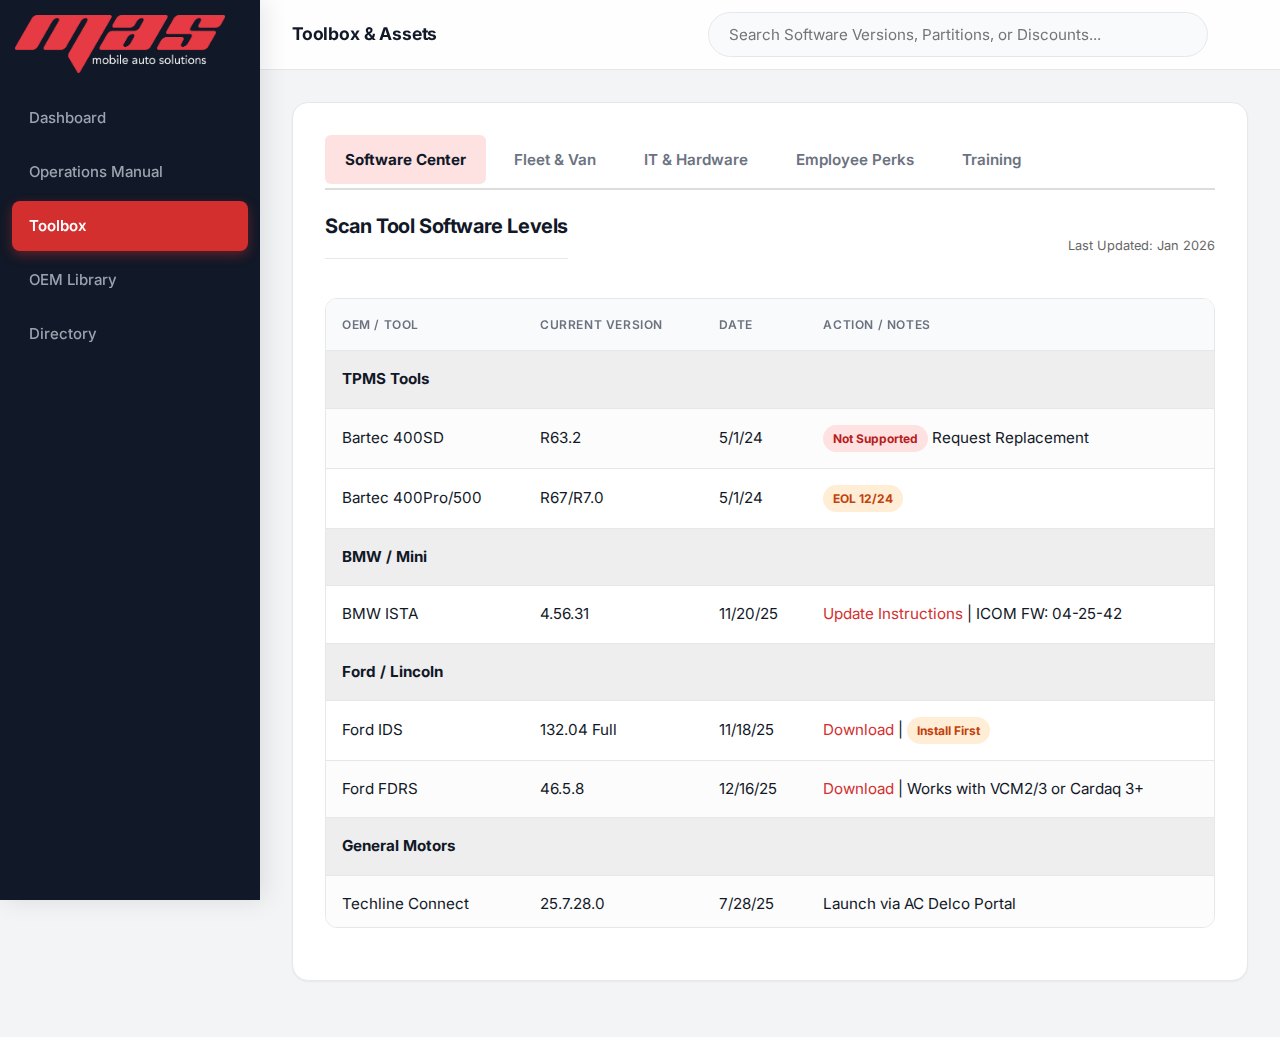
<file: pages/toolbox.html>
<!DOCTYPE html>
<html lang="en">
<head>
    <meta charset="UTF-8">
    <title>Toolbox - MAS Portal</title>
	<link rel="preconnect" href="https://fonts.googleapis.com">
	<link rel="preconnect" href="https://fonts.gstatic.com" crossorigin>
	<link href="https://fonts.googleapis.com/css2?family=Inter:wght@300;400;500;600;700;800&display=swap" rel="stylesheet">
    <link rel="stylesheet" href="../styles.css">
    <script src="../script.js" defer></script>
    <style>
        /* Local Tab overrides */
        .tabs { display: flex; border-bottom: 2px solid #ddd; margin-bottom: 20px; overflow-x: auto; }
        .tab-btn { padding: 15px 20px; background: none; border: none; font-size: 0.95rem; cursor: pointer; white-space: nowrap; }
        .tab-btn.active { border-bottom-color: var(--primary-color); font-weight: bold; color: var(--primary-color); }
        .tab-content { display: none; animation: fadeIn 0.3s; }
        .tab-content.active { display: block; }
        @keyframes fadeIn { from { opacity: 0; } to { opacity: 1; } }
    </style>
</head>
<body>

    <nav class="sidebar">
			<img src="../assets/images/index/mas-logo.png" alt="Mobile Auto Solutions" style="max-width: 225px; padding-top: 15px; padding-left: 15px;">
        <ul class="nav-links">
            <li><a href="../index.html">Dashboard</a></li>
            <li><a href="operations.html">Operations Manual</a></li>
            <li><a href="toolbox.html" class="active">Toolbox</a></li>
            <li><a href="oem-library.html">OEM Library</a></li>
            <li><a href="directory.html">Directory</a></li>
        </ul>
    </nav>

    <main class="main-content">
        <header class="top-bar">
            <h3>Toolbox & Assets</h3>
            <div class="search-container">
                <input type="text" class="search-input" placeholder="Search Software Versions, Partitions, or Discounts...">
            </div>
        </header>

        <div class="dashboard-grid" style="display:block;">
            
            <div class="card">
                <div class="tabs">
                    <button class="tab-btn active" onclick="openTab('software')">Software Center</button>
                    <button class="tab-btn" onclick="openTab('fleet')">Fleet & Van</button>
                    <button class="tab-btn" onclick="openTab('it')">IT & Hardware</button>
                    <button class="tab-btn" onclick="openTab('perks')">Employee Perks</button>
                    <button class="tab-btn" onclick="openTab('training')">Training</button>
                </div>

                <!-- TAB 1: SOFTWARE CENTER (The Giant Table) -->
                <div id="software" class="tab-content active">
                    <div style="display:flex; justify-content:space-between; align-items:center; margin-bottom:15px;">
                        <h2>Scan Tool Software Levels</h2>
                        <span style="font-size:0.8rem; color:#666;">Last Updated: Jan 2026</span>
                    </div>
                    
                    <div class="table-container" style="max-height: 70vh; overflow-y: auto;">
                        <table class="data-table sticky-table-header">
                            <thead>
                                <tr>
                                    <th>OEM / Tool</th>
                                    <th>Current Version</th>
                                    <th>Date</th>
                                    <th>Action / Notes</th>
                                </tr>
                            </thead>
                            <tbody>
                                <!-- TPMS Section -->
                                <tr style="background-color:#eee;"><td colspan="4"><strong>TPMS Tools</strong></td></tr>
                                <tr>
                                    <td>Bartec 400SD</td>
                                    <td>R63.2</td>
                                    <td>5/1/24</td>
                                    <td><span class="status-red">Not Supported</span> Request Replacement</td>
                                </tr>
                                <tr>
                                    <td>Bartec 400Pro/500</td>
                                    <td>R67/R7.0</td>
                                    <td>5/1/24</td>
                                    <td><span class="status-warning">EOL 12/24</span></td>
                                </tr>
                                
                                <!-- BMW -->
                                <tr style="background-color:#eee;"><td colspan="4"><strong>BMW / Mini</strong></td></tr>
                                <tr>
                                    <td>BMW ISTA</td>
                                    <td>4.56.31</td>
                                    <td>11/20/25</td>
                                    <td><a href="#">Update Instructions</a> | ICOM FW: 04-25-42</td>
                                </tr>

                                <!-- Ford -->
                                <tr style="background-color:#eee;"><td colspan="4"><strong>Ford / Lincoln</strong></td></tr>
                                <tr>
                                    <td>Ford IDS</td>
                                    <td>132.04 Full</td>
                                    <td>11/18/25</td>
                                    <td><a href="#">Download</a> | <span class="status-warning">Install First</span></td>
                                </tr>
                                <tr>
                                    <td>Ford FDRS</td>
                                    <td>46.5.8</td>
                                    <td>12/16/25</td>
                                    <td><a href="#">Download</a> | Works with VCM2/3 or Cardaq 3+</td>
                                </tr>

                                <!-- GM -->
                                <tr style="background-color:#eee;"><td colspan="4"><strong>General Motors</strong></td></tr>
                                <tr>
                                    <td>Techline Connect</td>
                                    <td>25.7.28.0</td>
                                    <td>7/28/25</td>
                                    <td>Launch via AC Delco Portal</td>
                                </tr>

                                <!-- Honda -->
                                <tr style="background-color:#eee;"><td colspan="4"><strong>Honda / Acura</strong></td></tr>
                                <tr>
                                    <td>iHDS</td>
                                    <td>1.013.003</td>
                                    <td>1/8/26</td>
                                    <td><a href="#">Download Manager 2.0</a></td>
                                </tr>

                                <!-- Hyundai/Kia -->
                                <tr style="background-color:#eee;"><td colspan="4"><strong>Hyundai / Kia / Genesis</strong></td></tr>
                                <tr>
                                    <td>Hyundai GDS Smart</td>
                                    <td>MNH-02-0056</td>
                                    <td>9/18/24</td>
                                    <td>Check Weekly for Updates</td>
                                </tr>
                                <tr>
                                    <td>Kia KDS 2.0</td>
                                    <td>M-N-K-01-0290</td>
                                    <td>4/12/24</td>
                                    <td><a href="#">Update Link</a></td>
                                </tr>

                                <!-- JLR -->
                                <tr style="background-color:#eee;"><td colspan="4"><strong>Jaguar Land Rover</strong></td></tr>
                                <tr>
                                    <td>JLR SDD</td>
                                    <td>169.00</td>
                                    <td>1/6/26</td>
                                    <td><span class="status-warning">Pathfinder EOL</span> | <a href="#">Download Page</a></td>
                                </tr>

                                <!-- Mazda -->
                                <tr style="background-color:#eee;"><td colspan="4"><strong>Mazda</strong></td></tr>
                                <tr>
                                    <td>Mazda IDS</td>
                                    <td>141.00 Full</td>
                                    <td>12/2/25</td>
                                    <td>Uninstall Old -> Install New</td>
                                </tr>
                                <tr>
                                    <td>MDARS</td>
                                    <td>7.8.0</td>
                                    <td>2/26/24</td>
                                    <td>Updates on Launch</td>
                                </tr>

                                <!-- Mercedes -->
                                <tr style="background-color:#eee;"><td colspan="4"><strong>Mercedes-Benz</strong></td></tr>
                                <tr>
                                    <td>Xentry</td>
                                    <td>24.12.4</td>
                                    <td>12/4/24</td>
                                    <td><span class="status-red">DO NOT RUN NEW VERSION</span> Add-ons OK.</td>
                                </tr>

                                <!-- Nissan -->
                                <tr style="background-color:#eee;"><td colspan="4"><strong>Nissan / Infiniti</strong></td></tr>
                                <tr>
                                    <td>Consult 3+</td>
                                    <td>251.20</td>
                                    <td>8/5/25</td>
                                    <td><a href="#">Update Guide</a> | Needs Login</td>
                                </tr>

                                <!-- VAG -->
                                <tr style="background-color:#eee;"><td colspan="4"><strong>VW / Audi</strong></td></tr>
                                <tr>
                                    <td>ODIS</td>
                                    <td>25.1.1</td>
                                    <td>10/8/25</td>
                                    <td><span class="status-red">NO MAJOR UPDATES IN FIELD</span></td>
                                </tr>

                                <!-- Toyota -->
                                <tr style="background-color:#eee;"><td colspan="4"><strong>Toyota / Lexus</strong></td></tr>
                                <tr>
                                    <td>Techstream</td>
                                    <td>V18.00.008</td>
                                    <td>7/6/23</td>
                                    <td><span class="status-red">Sundowned</span> Final Version.</td>
                                </tr>
                                <tr>
                                    <td>GTS+</td>
                                    <td>2025.04.002</td>
                                    <td>11/24/25</td>
                                    <td>Use Agent Lite to update.</td>
                                </tr>
                                <tr>
                                    <td>Supra ISTA</td>
                                    <td>V4.51.23</td>
                                    <td>3/18/25</td>
                                    <td><a href="#">Install Guide</a></td>
                                </tr>
                            </tbody>
                        </table>
                    </div>
                </div>

                <!-- TAB 2: FLEET & VAN -->
                <div id="fleet" class="tab-content">
                    <h2>Fleet & Van Maintenance</h2>
                    
                    <div class="dashboard-grid" style="padding:0; grid-template-columns: 1fr 1fr; gap:20px;">
                        
                        <!-- Maintenance Schedule -->
                        <div>
                            <h3>Maintenance Schedule</h3>
                            <p style="font-size:0.9rem;">Utilize trusted local independent repair facilities or Dealer Quicklanes.</p>
                            <div class="warning-box" style="padding:10px; font-size:0.9rem;">
                                🚫 <strong>Do NOT use:</strong> Jiffy Lube or Take 5.<br>
                                🛢️ <strong>Oil:</strong> Synthetic Only.
                            </div>
                            <table class="data-table">
                                <tr>
                                    <th>Mileage</th>
                                    <th>Service</th>
                                </tr>
                                <tr>
                                    <td>6,000</td>
                                    <td>Synthetic Oil, Filter, Tire Rotate</td>
                                </tr>
                                <tr>
                                    <td>24,000</td>
                                    <td>Engine Air Filter, Cabin Filter</td>
                                </tr>
                                <tr>
                                    <td>60,000</td>
                                    <td>Trans Fluid, Diff, Coolant</td>
                                </tr>
                                <tr>
                                    <td>100,000</td>
                                    <td>Spark Plugs, Coil Boots</td>
                                </tr>
                            </table>
                        </div>

                        <!-- Tires & Guidelines -->
                        <div>
                            <h3>Tires (Discount Tire)</h3>
                            <div class="perk-card" style="border-style:solid; border-color:var(--primary-color);">
                                <span class="perk-logo">Discount / America's Tire</span>
                                <p><strong>National Account</strong> (10% Off)</p>
                                <div class="perk-code" onclick="navigator.clipboard.writeText('67677')">Code: 67677</div>
                                <p style="font-size:0.8rem;">
                                    Billing: Use Code 67677 (Next-in-line privilege).<br>
                                    PO Number: Your License Plate.<br>
                                    <em>Note: Personal purchases must use personal CC.</em>
                                </p>
                            </div>
                            
                            <h3 style="margin-top:20px;">Preferred Tires</h3>
                            <ul>
                                <li><strong>Transit/Promaster:</strong> Firestone Transforce HT</li>
                                <li><strong>Transit Connect:</strong> Pathfinder HT (Contact RM)</li>
                            </ul>
                        </div>
                    </div>

                    <div class="info-box" style="margin-top:20px;">
                        <strong>General Guidelines:</strong><br>
                        "I'll get gas in the morning" = You will be late. Fill up at end of shift.<br>
                        Excessive idle = Theft risk + Engine wear. Lock it or lose it.
                    </div>
                </div>

                <!-- TAB 3: IT & HARDWARE -->
                <div id="it" class="tab-content">
                    <h2>IT Hardware & Partitions</h2>
                    
                    <div class="dashboard-grid" style="padding:0; gap:20px;">
                        <!-- Laptop Partition Table -->
                        <div class="card" style="background:#f9f9f9;">
                            <h3>Laptop Partition Map</h3>
                            <p><strong>Billing Laptop:</strong> Panasonic Toughbook FZ-55 (Boyd Managed)</p>
                            
                            <div style="display:flex; gap:20px; flex-wrap:wrap; margin-top:15px;">
                                <div style="flex:1; border:1px solid #ddd; background:white; padding:15px; border-radius:6px;">
                                    <strong style="color:var(--primary-color); font-size:1.1rem;">Dell 1</strong>
                                    <hr style="margin:10px 0;">
                                    <ul style="padding-left:20px;">
                                        <li>BMW</li>
										<li>Volvo</li>
                                        <li>Nissan / Mitsubishi / Subaru</li>
                                        <li>Honda</li>
										<li>GM</li>
										<li>Ford</li>
                                        <li><strong>Mazda IDS</strong></li>
                                        <li><strong>ODIS (VW/Audi)</strong></li>
                                        <li>JLR</li>
										<li>Toyota</li>
                                    </ul>
                                </div>

                                <div style="flex:1; border:1px solid #ddd; background:white; padding:15px; border-radius:6px;">
                                    <strong style="color:var(--primary-color); font-size:1.1rem;">Dell 2</strong>
                                    <hr style="margin:10px 0;">
                                    <ul style="padding-left:20px;">
                                        <li>BMW</li>
										<li>Volvo</li>
                                        <li>Nissan / Mitsubishi / Subaru</li>
                                        <li>Honda</li>
										<li>GM</li>
										<li>Ford</li>
                                        <li><strong>Mazda MDSFA</strong></li>
                                        <li>JLR</li>
										<li>Toyota</li>
                                    </ul>
                                </div>
                            </div>
                        </div>

                        <!-- Tablets -->
                        <div class="card" style="background:#f9f9f9;">
                            <h3>Tablet Configuration</h3>
                            <table class="data-table">
                                <tr><th>Brand</th><th>Model</th><th>Software</th><th>OS</th></tr>
                                <tr>
                                    <td>Hyundai</td>
                                    <td>Galaxy Tab Active SM-T630</td>
                                    <td>GDS Smart (MNH-02)</td>
                                    <td>Android 14</td>
                                </tr>
                                <tr>
                                    <td>Kia</td>
                                    <td>Galaxy Tab Active SM-T630</td>
                                    <td>KDS 2.0</td>
                                    <td>Android 15</td>
                                </tr>
                                <tr>
                                    <td>Genesis</td>
                                    <td>Galaxy Tab Active SM-T630</td>
                                    <td>GDS Smart (NNG-02)</td>
                                    <td>Android 15 (VCI2 Code: 0701)</td>
                                </tr>
                            </table>
                        </div>
                    </div>
                </div>

                <!-- TAB 4: EMPLOYEE PERKS -->
                <div id="perks" class="tab-content">
                    <h2>Employee Discounts</h2>
                    <p><em>Click codes to copy. Do not share publicly.</em></p>
                    
                    <div class="perk-grid">
                        
                        <!-- AutoZone -->
                        <div class="perk-card">
                            <span class="perk-logo" style="color:#d50000;">AutoZone</span>
                            <p><strong>Gerber Supplies Account</strong></p>
                            <p style="font-size:0.85rem;">Must use Commercial Dept (Mon-Fri 8-5). Taxable, COD account.</p>
                            <div class="perk-code" onclick="navigator.clipboard.writeText('11049257')">PIN: 11049257</div>
                        </div>

                        <!-- Discount Tire -->
                        <div class="perk-card">
                            <span class="perk-logo" style="color:#000;">Discount Tire</span>
                            <p><strong>Personal Purchase (8% Off)</strong></p>
                            <p style="font-size:0.85rem;">Must schedule by phone. Use Code for billing.</p>
                            <div class="perk-code" onclick="navigator.clipboard.writeText('67677')">Code: 67677</div>
                        </div>

                        <!-- Enterprise -->
                        <div class="perk-card">
                            <span class="perk-logo" style="color:#008000;">Enterprise / National</span>
                            <p><strong>Business Rental Program</strong></p>
                            <p style="font-size:0.85rem;">For Boyd Group employees only.</p>
                            <a href="#" class="action-btn" style="display:block; margin-top:15px;">View Emerald Club Flyer</a>
                        </div>

                        <!-- Verizon -->
                        <div class="perk-card">
                            <span class="perk-logo" style="color:#000;">Verizon Wireless</span>
                            <p><strong>12% Service Discount</strong></p>
                            <p style="font-size:0.85rem;">Use work email (MASLLC.NET) when registering.</p>
                        </div>

                    </div>
                </div>

                <!-- TAB 5: TRAINING (Existing content) -->
                <div id="training" class="tab-content">
                    <h2>Training Materials</h2>
                    <!-- ... existing training links can go here ... -->
                    <p>See "Admin & Tools" in Operations Manual for additional AMA links.</p>
                </div>

            </div>
        </div>
    </main>

    <script>
        // Copy functionality feedback (for perk codes)
        document.querySelectorAll('.perk-code').forEach(block => {
            block.addEventListener('click', function() {
                const originalText = this.innerHTML;
                this.style.backgroundColor = '#d4edda'; // Flash Green
                this.style.borderColor = '#28a745';
                setTimeout(() => {
                    this.style.backgroundColor = '#eee';
                    this.style.borderColor = '#ddd';
                }, 200);
            });
        });

        // Tab Logic (Imported from script.js)
        function openTab(tabName) {
            var i, x, tablinks;
            x = document.getElementsByClassName("tab-content");
            for (i = 0; i < x.length; i++) {
                x[i].style.display = "none";
            }
            tablinks = document.getElementsByClassName("tab-btn");
            for (i = 0; i < tablinks.length; i++) {
                tablinks[i].className = tablinks[i].className.replace(" active", "");
            }
            document.getElementById(tabName).style.display = "block";
            event.currentTarget.className += " active";
        }
    </script>
</body>
</html>
</file>
<file: styles.css>
/* 
   styles.css 
   The "Future Tool" Complete System
   Merged & Modernized: February 2026
*/

:root {
    /* --- BRAND COLORS --- */
    --primary: #d32f2f;       /* MAS Red */
    --primary-hover: #b71c1c;
    --primary-subtle: #fee2e2;
    --secondary: #111827;     /* Deep Navy/Black (Sidebar) */
    --secondary-hover: #1f2937;
    
    /* --- SURFACE COLORS --- */
    --bg-body: #f3f4f6;       /* Cool Light Grey */
    --bg-card: #ffffff;
    --bg-input: #f9fafb;
    --border-subtle: #e5e7eb;
    --border-strong: #d1d5db;
    
    /* --- TEXT COLORS --- */
    --text-main: #111827;     /* Near Black */
    --text-muted: #6b7280;    /* Grey */
    --text-light: #f9fafb;    /* White-ish */
    --text-inverse: #ffffff;

    /* --- UTILITY COLORS (Alerts/Status) --- */
    --success-bg: #dcfce7;
    --success-text: #15803d;
    --warning-bg: #ffedd5;
    --warning-text: #c2410c;
    --info-bg: #e0f2fe;
    --info-text: #0369a1;
    --error-bg: #fee2e2;
    --error-text: #b91c1c;

    /* --- EFFECTS --- */
    --shadow-sm: 0 1px 2px 0 rgba(0, 0, 0, 0.05);
    --shadow-md: 0 4px 6px -1px rgba(0, 0, 0, 0.1), 0 2px 4px -1px rgba(0, 0, 0, 0.06);
    --shadow-lg: 0 10px 15px -3px rgba(0, 0, 0, 0.1), 0 4px 6px -2px rgba(0, 0, 0, 0.05);
    --radius-sm: 6px;
    --radius-md: 12px;
    --radius-lg: 16px;
    --radius-pill: 50px;
    
    /* --- LAYOUT --- */
    --sidebar-width: 260px;
    --header-height: 70px;
}

/* =========================================
   RESET & TYPOGRAPHY
   ========================================= */
* { 
    box-sizing: border-box; 
    margin: 0; 
    padding: 0; 
}

body {
    font-family: 'Inter', -apple-system, BlinkMacSystemFont, "Segoe UI", Roboto, Helvetica, Arial, sans-serif;
    background-color: var(--bg-body);
    color: var(--text-main);
    display: flex;
    min-height: 100vh;
    font-size: 15px;
    line-height: 1.6;
    -webkit-font-smoothing: antialiased;
}

h1, h2, h3, h4, h5, h6 {
    color: var(--text-main);
    letter-spacing: -0.02em;
}

a {
    color: var(--primary);
    text-decoration: none;
    transition: color 0.2s;
}
a:hover {
    color: var(--primary-hover);
}

/* =========================================
   SIDEBAR NAVIGATION
   ========================================= */
.sidebar {
    width: var(--sidebar-width);
    background-color: var(--secondary);
    color: var(--text-light);
    position: fixed;
    height: 100%;
    z-index: 100;
    display: flex;
    flex-direction: column;
    box-shadow: 4px 0 24px rgba(0,0,0,0.1);
    overflow-y: auto;
}

.sidebar-header {
    height: var(--header-height);
    min-height: var(--header-height);
    display: flex;
    align-items: center;
    padding: 0 24px;
    font-size: 1.5rem;
    font-weight: 800;
    letter-spacing: -0.02em;
    border-bottom: 1px solid rgba(255,255,255,0.1);
    background-color: rgba(0,0,0,0.2);
}

.nav-links { 
    list-style: none; 
    padding: 20px 12px; 
    flex: 1; 
}

.nav-links li a {
    display: flex;
    align-items: center;
    padding: 12px 16px;
    color: #9ca3af; /* Muted grey for inactive */
    text-decoration: none;
    border-radius: 8px;
    transition: all 0.2s ease;
    font-weight: 500;
    margin-bottom: 4px;
    border: 1px solid transparent;
}

.nav-links li a:hover {
    background-color: rgba(255,255,255,0.05);
    color: var(--text-light);
    transform: translateX(4px);
}

.nav-links li a.active {
    background-color: var(--primary);
    color: white;
    box-shadow: 0 4px 12px rgba(211, 47, 47, 0.4);
    font-weight: 600;
}

/* =========================================
   MAIN CONTENT & LAYOUT
   ========================================= */
.main-content {
    margin-left: var(--sidebar-width);
    flex: 1;
    display: flex;
    flex-direction: column;
    width: calc(100% - var(--sidebar-width));
    animation: fadeIn 0.4s ease-out;
}

@keyframes fadeIn {
    from { opacity: 0; transform: translateY(10px); }
    to { opacity: 1; transform: translateY(0); }
}

/* =========================================
   TOP BAR & SEARCH
   ========================================= */
.top-bar {
    height: var(--header-height);
    background: rgba(255, 255, 255, 0.85);
    backdrop-filter: blur(12px);
    -webkit-backdrop-filter: blur(12px);
    border-bottom: 1px solid var(--border-subtle);
    display: flex;
    align-items: center;
    justify-content: space-between;
    padding: 0 32px;
    position: sticky;
    top: 0;
    z-index: 90;
}

.top-bar h3 { 
    font-weight: 700; 
    color: var(--text-main); 
    letter-spacing: -0.01em; 
    font-size: 1.1rem;
}

.search-container { 
    flex: 1; 
    max-width: 500px; 
    margin: 0 40px; 
    position: relative; 
}

.search-input {
    width: 100%;
    padding: 12px 20px;
    border: 1px solid var(--border-subtle);
    border-radius: var(--radius-pill);
    background: var(--bg-input);
    font-size: 0.95rem;
    transition: all 0.2s;
    font-family: 'Inter', sans-serif;
}

.search-input:focus {
    outline: none;
    background: white;
    border-color: var(--primary);
    box-shadow: 0 0 0 4px rgba(211, 47, 47, 0.1);
}

/* --- Search Dropdown --- */
.search-results-dropdown {
    position: absolute;
    top: 110%;
    left: 0;
    width: 100%;
    background: rgba(255, 255, 255, 0.98);
    backdrop-filter: blur(8px);
    border: 1px solid var(--border-subtle);
    border-radius: var(--radius-md);
    box-shadow: var(--shadow-lg);
    display: none; /* Toggled via JS */
    z-index: 1000;
    max-height: 400px;
    overflow-y: auto;
    padding: 8px 0;
}

.search-result-item {
    padding: 10px 16px;
    border-bottom: 1px solid var(--border-subtle);
    display: flex;
    align-items: center;
    transition: background 0.2s;
    cursor: pointer;
}
.search-result-item:last-child { border-bottom: none; }
.search-result-item:hover { background-color: var(--bg-body); }

.search-result-item a {
    text-decoration: none;
    color: var(--text-main);
    font-weight: 500;
    flex: 1;
    display: block;
}

/* --- Category Badges --- */
.badge {
    font-size: 0.7rem;
    padding: 3px 8px;
    border-radius: 6px;
    margin-right: 12px;
    font-weight: 700;
    text-transform: uppercase;
    letter-spacing: 0.05em;
    display: inline-block;
}
.badge.oem { background: var(--info-bg); color: var(--info-text); }
.badge.sop { background: var(--success-bg); color: var(--success-text); }
.badge.toolbox { background: var(--warning-bg); color: var(--warning-text); }
.badge.billing { background: #fae8ff; color: #a21caf; }
.badge.admin { background: var(--bg-body); color: var(--text-muted); }
.badge.contact { background: #f3e5f5; color: #7b1fa2; }

/* =========================================
   DASHBOARD & CARDS
   ========================================= */
.dashboard-grid {
    padding: 32px;
    display: grid;
    grid-template-columns: 2fr 1fr;
    gap: 24px;
    max-width: 1600px;
    margin: 0 auto;
    width: 100%;
}

.card {
    background: var(--bg-card);
    border-radius: var(--radius-lg);
    padding: 32px;
    border: 1px solid var(--border-subtle);
    box-shadow: var(--shadow-sm);
    transition: transform 0.2s, box-shadow 0.2s, border-color 0.2s;
    position: relative; 
    margin-bottom: 24px;
}

.card:hover { 
    box-shadow: var(--shadow-md); 
}

.card h2 {
    font-size: 1.25rem;
    font-weight: 700;
    margin-bottom: 24px;
    color: var(--text-main);
    display: flex;
    align-items: center;
    justify-content: space-between;
    padding-bottom: 16px;
    border-bottom: 1px solid var(--border-subtle);
}

/* =========================================
   ALERTS & BANNERS
   ========================================= */
.alert-banner {
    width: 100%;
    padding: 12px 24px;
    font-weight: 600;
    text-align: center;
    font-size: 0.95rem;
    display: none; /* Hidden via JS by default */
    animation: slideDown 0.3s ease-out;
}

@keyframes slideDown {
    from { transform: translateY(-100%); opacity: 0; }
    to { transform: translateY(0); opacity: 1; }
}

.alert-banner.warning { background-color: var(--warning-bg); color: var(--warning-text); border-bottom: 1px solid #fed7aa; }
.alert-banner.error { background-color: var(--error-bg); color: var(--error-text); border-bottom: 1px solid #fecaca; }
.alert-banner.info { background-color: var(--info-bg); color: var(--info-text); border-bottom: 1px solid #bae6fd; }

/* Info/Warning Boxes within content */
.info-box, .warning-box {
    padding: 16px;
    border-radius: var(--radius-sm);
    margin-bottom: 20px;
    font-size: 0.95rem;
}

.info-box {
    background: var(--info-bg);
    border-left: 4px solid var(--info-text);
    color: #0c4a6e;
}

.warning-box {
    background: var(--warning-bg);
    border-left: 4px solid var(--warning-text);
    color: #7c2d12;
}

/* =========================================
   DISCOUNT/PERK CARDS
   ========================================= */
.perk-grid { display: grid; grid-template-columns: repeat(auto-fill, minmax(280px, 1fr)); gap: 24px; }
.perk-card {
    background: #fff;
    border: 2px dashed var(--border-subtle);
    padding: 24px;
    border-radius: var(--radius-lg);
    transition: all 0.2s;
}
.perk-card:hover { border-color: var(--primary); transform: translateY(-3px); }
.perk-logo { font-size: 1.2rem; font-weight: 800; color: #111; margin-bottom: 12px; display: block; }
.perk-code {
    background: #f3f4f6;
    padding: 12px;
    font-family: 'JetBrains Mono', monospace;
    font-size: 1rem;
    text-align: center;
    margin: 16px 0;
    border-radius: 8px;
    cursor: pointer;
    border: 1px solid var(--border-subtle);
    transition: background 0.2s;
}
.perk-code:hover { background: #e5e7eb; }

/* =========================================
   LAUNCHPAD GRID
   ========================================= */
.launchpad { 
    display: grid; 
    grid-template-columns: repeat(auto-fit, minmax(120px, 1fr)); 
    gap: 16px; 
}

.launch-icon {
    display: flex;
    flex-direction: column;
    align-items: center;
    justify-content: center;
    background: var(--bg-card);
    padding: 24px 12px;
    border-radius: var(--radius-md);
    text-decoration: none;
    color: var(--text-main);
    border: 1px solid var(--border-subtle);
    transition: all 0.2s;
    box-shadow: var(--shadow-sm);
    text-align: center;
}

.launch-icon strong { 
    font-size: 0.9rem; 
    margin-bottom: 6px; 
    display: block;
}

.launch-icon span { 
    font-size: 0.75rem; 
    color: var(--text-muted); 
}

.launch-icon:hover { 
    border-color: var(--primary); 
    transform: translateY(-4px); 
    box-shadow: var(--shadow-md); 
    z-index: 2;
}

/* =========================================
   BUTTONS & ACTIONS
   ========================================= */
.action-btn {
    display: inline-block;
    padding: 10px 20px;
    background: white;
    border: 1px solid var(--border-subtle);
    border-radius: 8px;
    color: var(--text-main);
    text-decoration: none;
    font-weight: 600;
    font-size: 0.9rem;
    transition: all 0.2s;
    text-align: center;
    box-shadow: var(--shadow-sm);
    cursor: pointer;
}

.action-btn:hover {
    border-color: var(--text-muted);
    background: #f9fafb;
    transform: translateY(-1px);
    box-shadow: var(--shadow-md);
}

/* =========================================
   TABS
   ========================================= */
.tabs {
    display: flex;
    gap: 8px;
    border-bottom: 1px solid var(--border-subtle);
    margin-bottom: 32px;
    padding-bottom: 4px;
    flex-wrap: wrap;
}

.tab-btn {
    padding: 10px 16px;
    background: transparent;
    border: none;
    color: var(--text-muted);
    font-weight: 600;
    font-family: 'Inter', sans-serif;
    cursor: pointer;
    border-radius: 6px;
    transition: all 0.2s;
    font-size: 0.95rem;
}

.tab-btn:hover { 
    background: var(--bg-body); 
    color: var(--text-main); 
}

.tab-btn.active { 
    background: var(--primary-subtle); 
    color: var(--primary); 
    font-weight: 700; 
}

/* =========================================
   TABLES & DATA
   ========================================= */
.table-container {
    border-radius: var(--radius-md);
    border: 1px solid var(--border-subtle);
    overflow: hidden; /* Rounded corners */
    overflow-x: auto; /* Scroll on mobile */
    background: white;
    margin-bottom: 20px;
}

.data-table { 
    width: 100%; 
    border-collapse: collapse; 
    min-width: 600px; /* Force scroll for small screens */
}

.data-table th {
    background: #f9fafb;
    color: var(--text-muted);
    font-weight: 600;
    text-transform: uppercase;
    font-size: 0.75rem;
    letter-spacing: 0.05em;
    padding: 16px;
    text-align: left;
    border-bottom: 1px solid var(--border-subtle);
    /* Sticky Header logic */
    position: sticky; 
    top: 0;
    z-index: 10;
    box-shadow: 0 1px 0 var(--border-subtle);
}

.data-table td { 
    padding: 16px; 
    border-bottom: 1px solid var(--border-subtle); 
    color: var(--text-main); 
    font-size: 0.95rem; 
}

.data-table tr:hover { 
    background-color: #f9fafb; 
}

/* Zebra striping from old design */
.data-table tr:nth-child(even) {
    background-color: #fcfcfc;
}

/* --- Status Utilities --- */
.status-green { color: var(--success-text); background: var(--success-bg); padding: 4px 10px; border-radius: var(--radius-pill); font-size: 0.75rem; font-weight: 700; display: inline-block; }
.status-red { color: var(--error-text); background: var(--error-bg); padding: 4px 10px; border-radius: var(--radius-pill); font-size: 0.75rem; font-weight: 700; display: inline-block; }
.status-warning { color: var(--warning-text); background: var(--warning-bg); padding: 4px 10px; border-radius: var(--radius-pill); font-size: 0.75rem; font-weight: 700; display: inline-block; }

/* =========================================
   CONTACT DIRECTORY CARDS
   ========================================= */
.contact-grid {
    display: grid;
    grid-template-columns: repeat(auto-fill, minmax(280px, 1fr));
    gap: 24px;
}

.contact-card {
    background: white;
    border: 1px solid var(--border-subtle);
    border-left: 5px solid var(--primary); /* Maintain the left border accent */
    padding: 24px;
    border-radius: var(--radius-md);
    box-shadow: var(--shadow-sm);
    transition: transform 0.2s;
}

.contact-card:hover {
    transform: translateY(-2px);
    box-shadow: var(--shadow-md);
}

.contact-role {
    font-size: 0.75rem;
    text-transform: uppercase;
    color: var(--text-muted);
    letter-spacing: 0.05em;
    margin-bottom: 8px;
    font-weight: 700;
}

.contact-card h3 {
    margin-bottom: 16px;
    font-size: 1.1rem;
}

.contact-actions {
    margin-top: 20px;
    display: flex;
    gap: 12px;
}

.contact-actions .action-btn {
    flex: 1;
    font-size: 0.8rem;
    padding: 8px;
}

/* =========================================
   TIMELINE (SOP WORKFLOWS)
   ========================================= */
.timeline {
    position: relative;
    padding-left: 32px;
    border-left: 2px solid var(--border-subtle);
    margin-left: 12px;
    margin-top: 20px;
}

.timeline-item {
    margin-bottom: 32px;
    position: relative;
}

.timeline-item::before {
    content: '';
    position: absolute;
    left: -39px; /* Adjust for padding + border width */
    top: 6px;
    width: 12px;
    height: 12px;
    background: var(--primary); /* Updated to Red */
    border-radius: 50%;
    border: 2px solid white;
    box-shadow: 0 0 0 2px var(--primary-subtle);
}

.timeline-title { 
    font-weight: 700; 
    margin-bottom: 8px; 
    font-size: 1.05rem;
    color: var(--text-main);
}

.timeline-content {
    color: var(--text-muted);
    font-size: 0.95rem;
}

/* =========================================
   BRAND/OEM GRID
   ========================================= */
.brand-grid {
    display: grid;
    grid-template-columns: repeat(auto-fill, minmax(160px, 1fr));
    gap: 24px;
    padding: 10px 0;
}

.brand-card {
    background: white;
    border: 1px solid var(--border-subtle);
    border-radius: var(--radius-md);
    padding: 24px;
    display: flex;
    flex-direction: column;
    align-items: center;
    justify-content: center;
    text-decoration: none;
    color: var(--text-main);
    transition: all 0.2s;
    height: 140px;
}

.brand-card:hover {
    border-color: var(--primary);
    box-shadow: var(--shadow-lg);
    transform: translateY(-4px);
}

.brand-logo-placeholder {
    font-size: 1.25rem;
    font-weight: 800;
    color: var(--text-muted);
    text-align: center;
}

/* Brand Lists (Base vs Premium columns) */
.brand-list-container {
    display: flex;
    flex-wrap: wrap;
    gap: 24px;
    margin-top: 20px;
}

.brand-column {
    flex: 1;
    min-width: 250px;
    background: white;
    padding: 24px;
    border: 1px solid var(--border-subtle);
    border-radius: var(--radius-md);
}

.brand-column h4 {
    border-bottom: 2px solid var(--primary);
    padding-bottom: 12px;
    margin-bottom: 16px;
    font-size: 1rem;
}

/* =========================================
   ACCORDION & UTILITIES
   ========================================= */
details {
    background: white;
    border: 1px solid var(--border-subtle);
    border-radius: var(--radius-md);
    margin-bottom: 12px;
    overflow: hidden;
    transition: all 0.2s;
}

summary {
    padding: 16px 20px;
    background: #f9fafb;
    cursor: pointer;
    font-weight: 600;
    list-style: none; 
    display: flex;
    justify-content: space-between;
    align-items: center;
    transition: background 0.2s;
}

summary:hover {
    background: #f3f4f6;
}

summary::after {
    content: '+'; 
    font-size: 1.4rem; 
    color: var(--primary);
    font-weight: 300;
    line-height: 1;
}

details[open] summary {
    border-bottom: 1px solid var(--border-subtle);
    background: white;
}

details[open] summary::after {
    content: '-';
}

.details-content {
    padding: 24px;
    line-height: 1.6;
    color: var(--text-muted);
}

/* --- Copy Blocks --- */
.copy-block {
    background: var(--bg-body);
    border-left: 4px solid var(--primary);
    padding: 16px;
    margin: 12px 0;
    border-radius: 0 var(--radius-sm) var(--radius-sm) 0;
    cursor: pointer;
    position: relative;
    font-family: 'SF Mono', 'Monaco', 'Andale Mono', 'Ubuntu Mono', monospace;
    font-size: 0.85rem;
    transition: background 0.2s;
    color: var(--text-main);
}

.copy-block:hover { background: #e5e7eb; }

.copy-block::after {
    content: 'CLICK TO COPY';
    position: absolute;
    top: 8px;
    right: 8px;
    font-size: 0.6rem;
    color: var(--text-muted);
    font-weight: 800;
    letter-spacing: 0.05em;
}

.copy-block:active { background: #d1d5db; }

/* =========================================
   CHANGELOG & UPDATES
   ========================================= */
.changelog-item {
    padding: 16px 0;
    border-bottom: 1px solid var(--border-subtle);
    font-size: 0.95rem;
    color: var(--text-muted);
}
.changelog-item:last-child { border-bottom: none; }

.date-badge {
    background: var(--bg-body);
    color: var(--text-main);
    padding: 4px 8px;
    border-radius: 6px;
    font-size: 0.75rem;
    font-weight: 700;
    m
}

/* --- ADMIN CONTROLS\ --- */

/* 1. Hide by default (CRITICAL FIX) */
.edit-btn {
    display: none; 
    
    /* New Polished Look */
    background-color: white;
    color: var(--text-muted);
    border: 1px solid var(--border-subtle);
    padding: 6px 12px;
    font-size: 0.75rem;
    border-radius: 6px;
    cursor: pointer;
    margin-left: 12px;
    font-weight: 600;
    font-family: 'Inter', sans-serif;
    transition: all 0.2s;
    box-shadow: var(--shadow-sm);
    vertical-align: middle;
}

/* 2. Hover Effect for Admin */
.edit-btn:hover {
    color: var(--primary);
    border-color: var(--primary);
    transform: translateY(-1px);
    box-shadow: var(--shadow-md);
}

/* 3. Show ONLY if body has 'is-admin' class */
body.is-admin .edit-btn {
    display: inline-block;
    animation: fadeIn 0.5s ease;
}

/* 4. Highlight Editable Areas (Optional visual cue for admins) */
body.is-admin .card:hover {
    border-color: #d1d5db; /* Slight grey border on hover to show it's editable */
}
</file>
